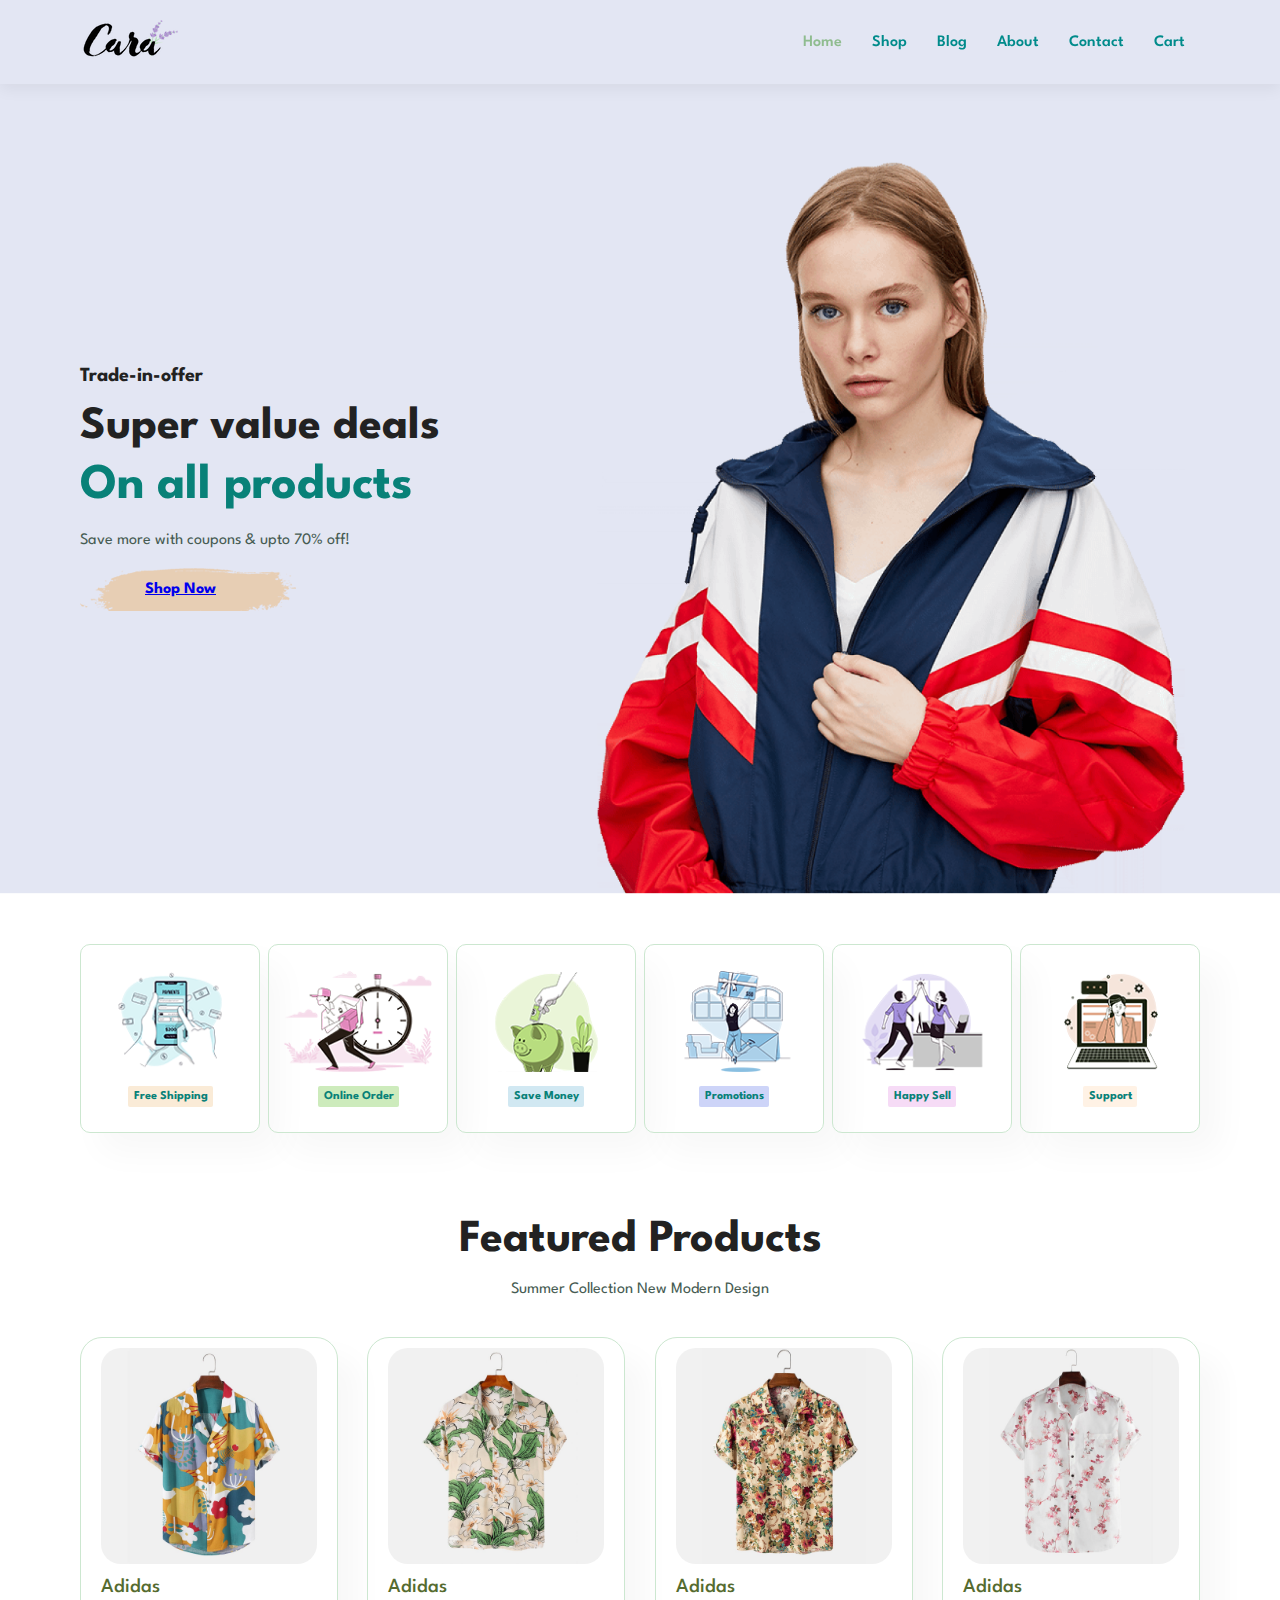
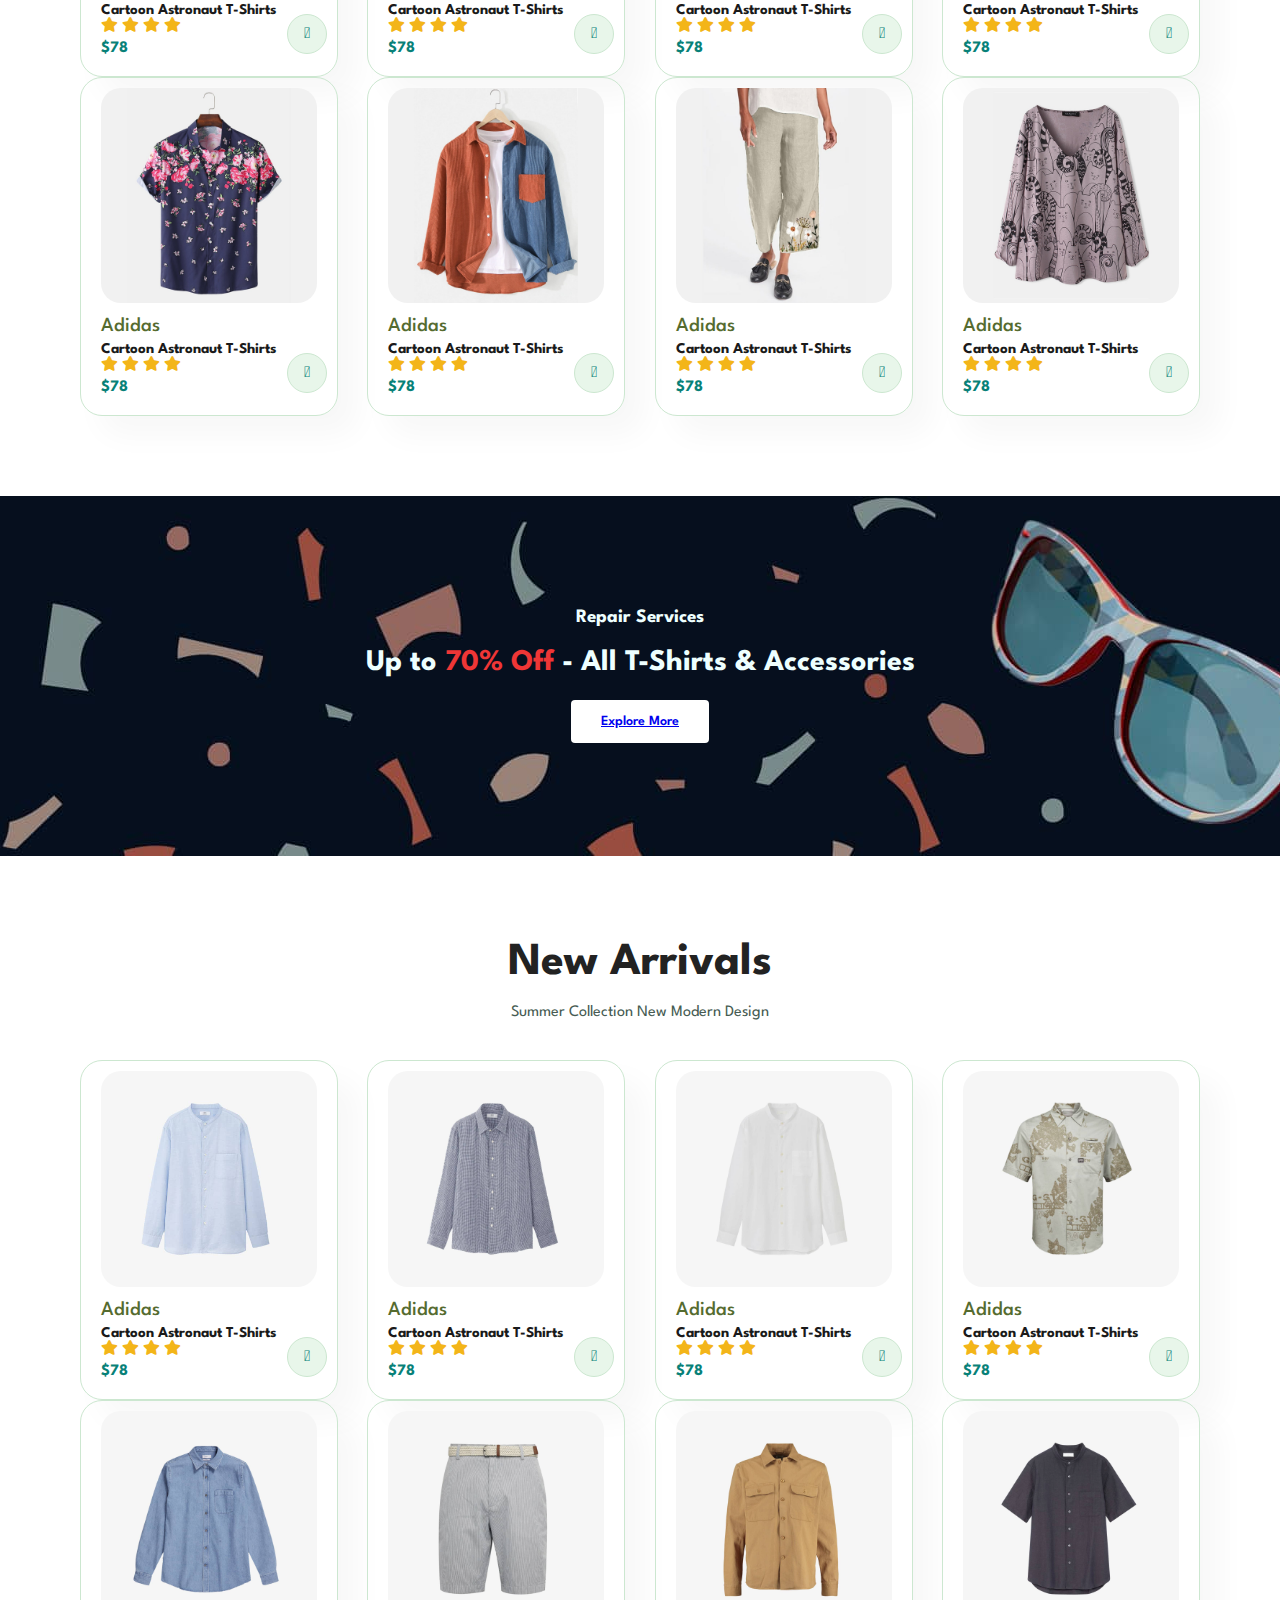
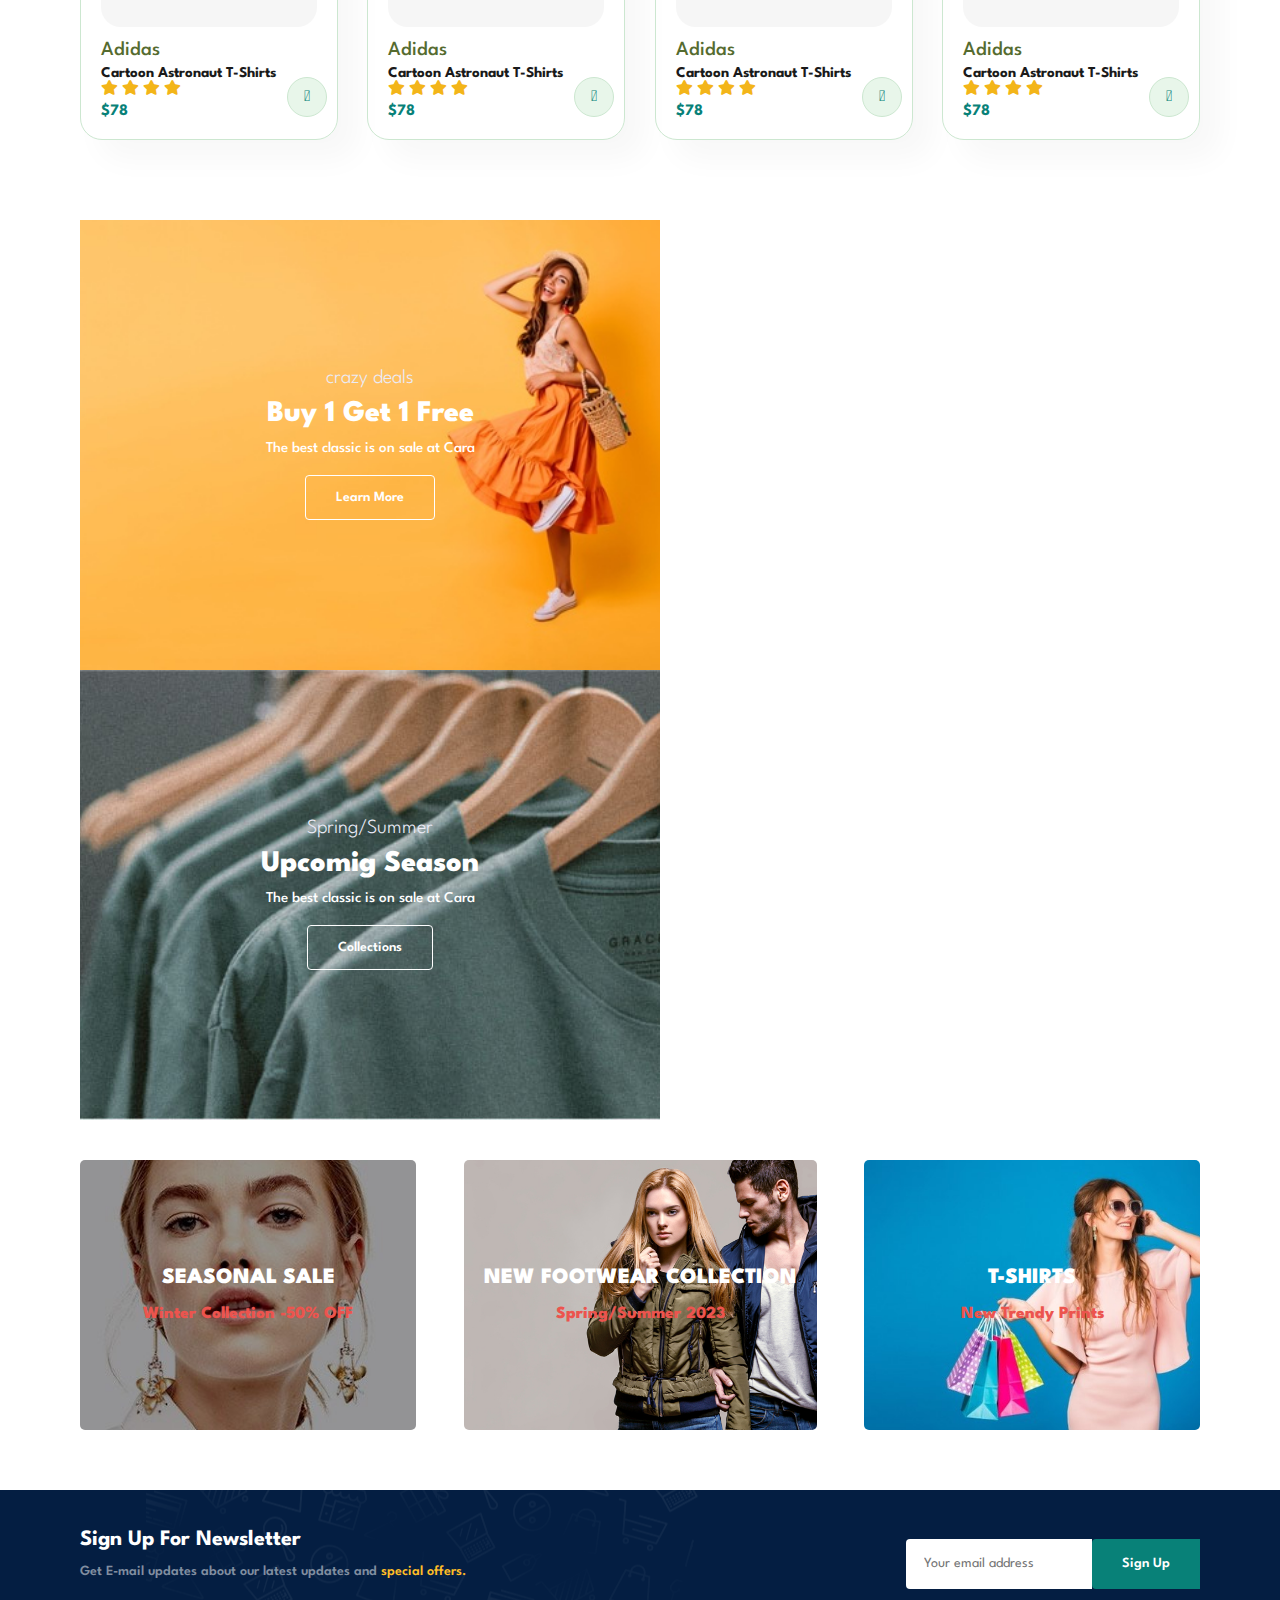
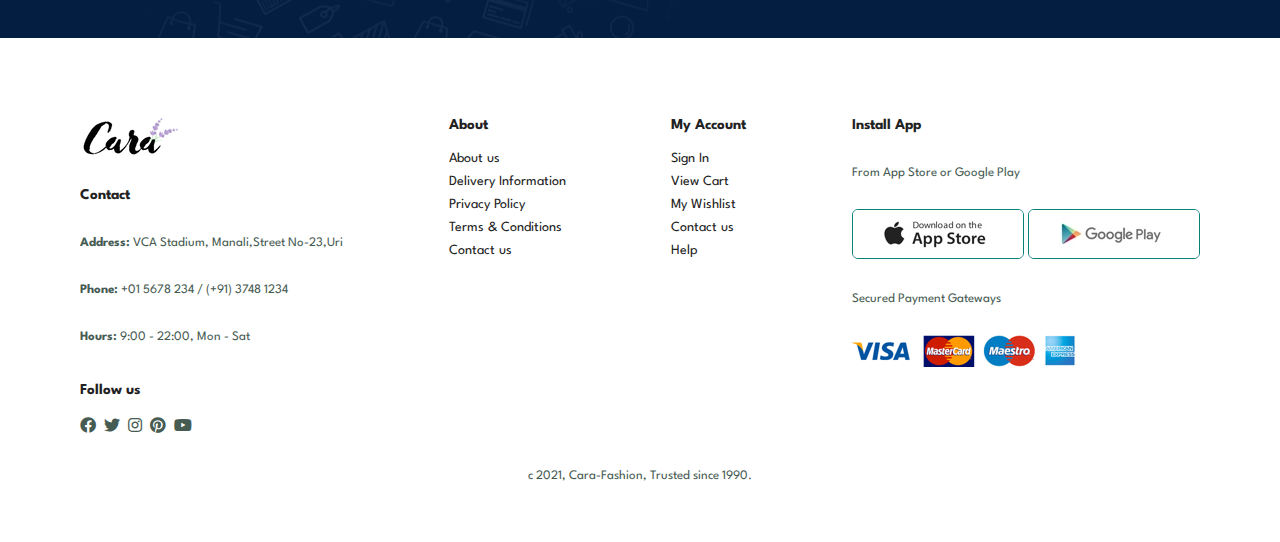
<file: index.html>
<!DOCTYPE html>
<html lang="en">

<head>
    <meta charset="UTF-8">
    <meta http-equiv="X-UA-Compatible" content="IE=edge">
    <meta name="viewport" content="width=device-width, initial-scale=1.0">
    <title>Trend-Cloth World</title>
    <link rel="stylesheet" href="https://pro.fontawesome.com/releases/v5.10.0/css/all.css" />

    <link rel="stylesheet" href="style.css">
</head>

<body>
    <!-- <h1>Heading 1</h1>
    <h2>Heading 2</h2>
    <h3>Heading 3</h3>
    <h4>Heading 4</h4>
    <h5>Heading 5</h5>
    <h6>Heading 6</h6>

    <p>Paragraph</p> -->
    <section id="header">
        <a href="#"><img src="img/img/logo.png" class="logo" alt=""> </a>

        <div>
            <ul id="navbar">
                <li><a class="active" href="index.html">Home</a></li>
                <li><a href="shop.html">Shop</a></li>
                <li><a href="blog.html">Blog</a></li>
                <li><a href="about.html">About</a></li>
                <li><a href="contact.html">Contact</a></li>
                <li><a href="cart.html">Cart</a></li>
                <!-- <li><a href="cart.html"><i class="fa-solid fa-bag-shopping"></i></a></li> -->

            </ul>


        </div>
        <div id="mobile">
            <!-- <a href="cart.html"><i class="fa-solid fa-bag-shopping"></i></a> -->
            <a href="cart.html">Cart</a>
            <i id="bar" class="fas fa-outdent"></i>


        </div>
    </section>

    <section id="hero">
        <h4>Trade-in-offer</h4>
        <h2>Super value deals</h2>
        <h1>On all products</h1>
        <p>Save more with coupons & upto 70% off!</p>
        <button><a href="shop.html">Shop Now</a></button>
    </section>

    <section id="feature" class="section-p1">
        <div class="fe-box">
            <img src="img/img/features/f1.png" alt="">
            <h6>Free Shipping</h6>
        </div>
        <div class="fe-box">
            <img src="img/img/features/f2.png" alt="">
            <h6>Online Order</h6>
        </div>
        <div class="fe-box">
            <img src="img/img/features/f3.png" alt="">
            <h6>Save Money</h6>
        </div>
        <div class="fe-box">
            <img src="img/img/features/f4.png" alt="">
            <h6>Promotions</h6>
        </div>
        <div class="fe-box">
            <img src="img/img/features/f5.png" alt="">
            <h6>Happy Sell</h6>
        </div>
        <div class="fe-box">
            <img src="img/img/features/f6.png" alt="">
            <h6>Support</h6>
        </div>
    </section>

    <section id="product1" class="section-p1">
        <h2>Featured Products</h2>
        <p>Summer Collection New Modern Design</p>
        <div class="pro-container">
            <div class="pro">
                <img src="img/img/products/f1.jpg" alt="">
                <div class="des">
                    <span>Adidas</span>
                    <h5>Cartoon Astronaut T-Shirts</h5>
                    <div class="star">
                        <i class="fas fa-star"></i>
                        <i class="fas fa-star"></i>
                        <i class="fas fa-star"></i>
                        <i class="fas fa-star"></i>
                    </div>
                    <h4>$78</h4>
                </div>
                <a href="#"><i class="fal fa-shopping-cart cart"></i></a>
            </div>
            <div class="pro">
                <img src="img/img/products/f2.jpg" alt="">
                <div class="des">
                    <span>Adidas</span>
                    <h5>Cartoon Astronaut T-Shirts</h5>
                    <div class="star">
                        <i class="fas fa-star"></i>
                        <i class="fas fa-star"></i>
                        <i class="fas fa-star"></i>
                        <i class="fas fa-star"></i>
                    </div>
                    <h4>$78</h4>
                </div>
                <a href="#"><i class="fal fa-shopping-cart cart"></i></a>
            </div>
            <div class="pro">
                <img src="img/img/products/f3.jpg" alt="">
                <div class="des">
                    <span>Adidas</span>
                    <h5>Cartoon Astronaut T-Shirts</h5>
                    <div class="star">
                        <i class="fas fa-star"></i>
                        <i class="fas fa-star"></i>
                        <i class="fas fa-star"></i>
                        <i class="fas fa-star"></i>
                    </div>
                    <h4>$78</h4>
                </div>
                <a href="#"><i class="fal fa-shopping-cart cart"></i></a>
            </div>
            <div class="pro">
                <img src="img/img/products/f4.jpg" alt="">
                <div class="des">
                    <span>Adidas</span>
                    <h5>Cartoon Astronaut T-Shirts</h5>
                    <div class="star">
                        <i class="fas fa-star"></i>
                        <i class="fas fa-star"></i>
                        <i class="fas fa-star"></i>
                        <i class="fas fa-star"></i>
                    </div>
                    <h4>$78</h4>
                </div>
                <a href="#"><i class="fal fa-shopping-cart cart"></i></a>
            </div>
            <div class="pro">
                <img src="img/img/products/f5.jpg" alt="">
                <div class="des">
                    <span>Adidas</span>
                    <h5>Cartoon Astronaut T-Shirts</h5>
                    <div class="star">
                        <i class="fas fa-star"></i>
                        <i class="fas fa-star"></i>
                        <i class="fas fa-star"></i>
                        <i class="fas fa-star"></i>
                    </div>
                    <h4>$78</h4>
                </div>
                <a href="#"><i class="fal fa-shopping-cart cart"></i></a>
            </div>
            <div class="pro">
                <img src="img/img/products/f6.jpg" alt="">
                <div class="des">
                    <span>Adidas</span>
                    <h5>Cartoon Astronaut T-Shirts</h5>
                    <div class="star">
                        <i class="fas fa-star"></i>
                        <i class="fas fa-star"></i>
                        <i class="fas fa-star"></i>
                        <i class="fas fa-star"></i>
                    </div>
                    <h4>$78</h4>
                </div>
                <a href="#"><i class="fal fa-shopping-cart cart"></i></a>
            </div>
            <div class="pro">
                <img src="img/img/products/f7.jpg" alt="">
                <div class="des">
                    <span>Adidas</span>
                    <h5>Cartoon Astronaut T-Shirts</h5>
                    <div class="star">
                        <i class="fas fa-star"></i>
                        <i class="fas fa-star"></i>
                        <i class="fas fa-star"></i>
                        <i class="fas fa-star"></i>
                    </div>
                    <h4>$78</h4>
                </div>
                <a href="#"><i class="fal fa-shopping-cart cart"></i></a>
            </div>
            <div class="pro">
                <img src="img/img/products/f8.jpg" alt="">
                <div class="des">
                    <span>Adidas</span>
                    <h5>Cartoon Astronaut T-Shirts</h5>
                    <div class="star">
                        <i class="fas fa-star"></i>
                        <i class="fas fa-star"></i>
                        <i class="fas fa-star"></i>
                        <i class="fas fa-star"></i>
                    </div>
                    <h4>$78</h4>
                </div>
                <a href="#"><i class="fal fa-shopping-cart cart"></i></a>
            </div>
        </div>
    </section>

    <section id="banner" class="section-m1">
        <h4>Repair Services</h4>
        <h2>Up to <span>70% Off</span> - All T-Shirts & Accessories</h2>
        <button class="normal"><a href="shop.html">Explore More</a></button>
    </section>

    <section id="product1" class="section-p1">
        <h2>New Arrivals</h2>
        <p>Summer Collection New Modern Design</p>
        <div class="pro-container">
            <div class="pro">
                <img src="img/img/products/n1.jpg" alt="">
                <div class="des">
                    <span>Adidas</span>
                    <h5>Cartoon Astronaut T-Shirts</h5>
                    <div class="star">
                        <i class="fas fa-star"></i>
                        <i class="fas fa-star"></i>
                        <i class="fas fa-star"></i>
                        <i class="fas fa-star"></i>
                    </div>
                    <h4>$78</h4>
                </div>
                <a href="#"><i class="fal fa-shopping-cart cart"></i></a>
            </div>
            <div class="pro">
                <img src="img/img/products/n2.jpg" alt="">
                <div class="des">
                    <span>Adidas</span>
                    <h5>Cartoon Astronaut T-Shirts</h5>
                    <div class="star">
                        <i class="fas fa-star"></i>
                        <i class="fas fa-star"></i>
                        <i class="fas fa-star"></i>
                        <i class="fas fa-star"></i>
                    </div>
                    <h4>$78</h4>
                </div>
                <a href="#"><i class="fal fa-shopping-cart cart"></i></a>
            </div>
            <div class="pro">
                <img src="img/img/products/n3.jpg" alt="">
                <div class="des">
                    <span>Adidas</span>
                    <h5>Cartoon Astronaut T-Shirts</h5>
                    <div class="star">
                        <i class="fas fa-star"></i>
                        <i class="fas fa-star"></i>
                        <i class="fas fa-star"></i>
                        <i class="fas fa-star"></i>
                    </div>
                    <h4>$78</h4>
                </div>
                <a href="#"><i class="fal fa-shopping-cart cart"></i></a>
            </div>
            <div class="pro">
                <img src="img/img/products/n4.jpg" alt="">
                <div class="des">
                    <span>Adidas</span>
                    <h5>Cartoon Astronaut T-Shirts</h5>
                    <div class="star">
                        <i class="fas fa-star"></i>
                        <i class="fas fa-star"></i>
                        <i class="fas fa-star"></i>
                        <i class="fas fa-star"></i>
                    </div>
                    <h4>$78</h4>
                </div>
                <a href="#"><i class="fal fa-shopping-cart cart"></i></a>
            </div>
            <div class="pro">
                <img src="img/img/products/n5.jpg" alt="">
                <div class="des">
                    <span>Adidas</span>
                    <h5>Cartoon Astronaut T-Shirts</h5>
                    <div class="star">
                        <i class="fas fa-star"></i>
                        <i class="fas fa-star"></i>
                        <i class="fas fa-star"></i>
                        <i class="fas fa-star"></i>
                    </div>
                    <h4>$78</h4>
                </div>
                <a href="#"><i class="fal fa-shopping-cart cart"></i></a>
            </div>
            <div class="pro">
                <img src="img/img/products/n6.jpg" alt="">
                <div class="des">
                    <span>Adidas</span>
                    <h5>Cartoon Astronaut T-Shirts</h5>
                    <div class="star">
                        <i class="fas fa-star"></i>
                        <i class="fas fa-star"></i>
                        <i class="fas fa-star"></i>
                        <i class="fas fa-star"></i>
                    </div>
                    <h4>$78</h4>
                </div>
                <a href="#"><i class="fal fa-shopping-cart cart"></i></a>
            </div>
            <div class="pro">
                <img src="img/img/products/n7.jpg" alt="">
                <div class="des">
                    <span>Adidas</span>
                    <h5>Cartoon Astronaut T-Shirts</h5>
                    <div class="star">
                        <i class="fas fa-star"></i>
                        <i class="fas fa-star"></i>
                        <i class="fas fa-star"></i>
                        <i class="fas fa-star"></i>
                    </div>
                    <h4>$78</h4>
                </div>
                <a href="#"><i class="fal fa-shopping-cart cart"></i></a>
            </div>
            <div class="pro">
                <img src="img/img/products/n8.jpg" alt="">
                <div class="des">
                    <span>Adidas</span>
                    <h5>Cartoon Astronaut T-Shirts</h5>
                    <div class="star">
                        <i class="fas fa-star"></i>
                        <i class="fas fa-star"></i>
                        <i class="fas fa-star"></i>
                        <i class="fas fa-star"></i>
                    </div>
                    <h4>$78</h4>
                </div>
                <a href="#"><i class="fal fa-shopping-cart cart"></i></a>
            </div>
        </div>
    </section>

    <section id="sm-banner" class="section-p1">
        <div class="banner-box">
            <h4>crazy deals</h4>
            <h2>Buy 1 Get 1 Free</h2>
            <span>The best classic is on sale at Cara</span>
            <button class="white">Learn More</button>
        </div>
        <div class="banner-box banner-box2">
            <h4>Spring/Summer</h4>
            <h2>Upcomig Season</h2>
            <span>The best classic is on sale at Cara</span>
            <button class="white">Collections</button>
        </div>
    </section>

    <section id="banner-3">
        <div class="banner-box">
            <h4>SEASONAL SALE </h4>
            <h3>Winter Collection -50% OFF</h3>
        </div>
        <div class="banner-box banner-box2">
            <h4>NEW FOOTWEAR COLLECTION </h4>
            <h3>Spring/Summer 2023</h3>
        </div>
        <div class="banner-box banner-box3">
            <h4>T-SHIRTS </h4>
            <h3>New Trendy Prints</h3>
        </div>
    </section>

    <section id="newsletter" class="section-p1 section-m1">
        <div class="newstext">
            <h4>Sign Up For Newsletter</h4>
            <p>Get E-mail updates about our latest updates and <span>special offers.</span></p>

        </div>
        <div class="form">
            <input type="text" placeholder="Your email address">
            <button class="normal">Sign Up</button>
        </div>
    </section>

    <footer class="section-p1">
        <div class="col">
            <img class="logo" src="img/img/logo.png" alt="">
            <h4>Contact</h4>
            <p><strong>Address:</strong> VCA Stadium, Manali,Street No-23,Uri</p>
            <p><strong>Phone:</strong> +01 5678 234 / (+91) 3748 1234</p>
            <p><strong>Hours:</strong> 9:00 - 22:00, Mon - Sat</p>
            <div class="follow">
                <h4>Follow us</h4>
                <div class="icon">
                    <i class="fab fa-facebook "></i>
                    <i class="fab fa-twitter "></i>
                    <i class="fab fa-instagram "></i>
                    <i class="fab fa-pinterest "></i>
                    <i class="fab fa-youtube "></i>
                </div>
            </div>
        </div>

        <div class="col">
            <h4>About</h4>
            <a href="#">About us</a>
            <a href="#">Delivery Information</a>
            <a href="#">Privacy Policy</a>
            <a href="#">Terms & Conditions</a>
            <a href="#">Contact us</a>
        </div>

        <div class="col">
            <h4>My Account</h4>
            <a href="#">Sign In</a>
            <a href="#">View Cart</a>
            <a href="#">My Wishlist</a>
            <a href="#">Contact us</a>
            <a href="#">Help</a>
        </div>

        <div class="col install">
            <h4>Install App</h4>
            <p>From App Store or Google Play</p>
            <div class="row">
                <img src="img/img/pay/app.jpg" alt="">
                <img src="img/img/pay/play.jpg" alt="">

            </div>
            <p>Secured Payment Gateways </p>
            <img src="img/img/pay/pay.png" alt="">
        </div>

        <div class="copyright">
            <p>c 2021, Cara-Fashion, Trusted since 1990.</p>
        </div>




    </footer>







    <script src="script.js"></script>

</body>

</html>
</file>
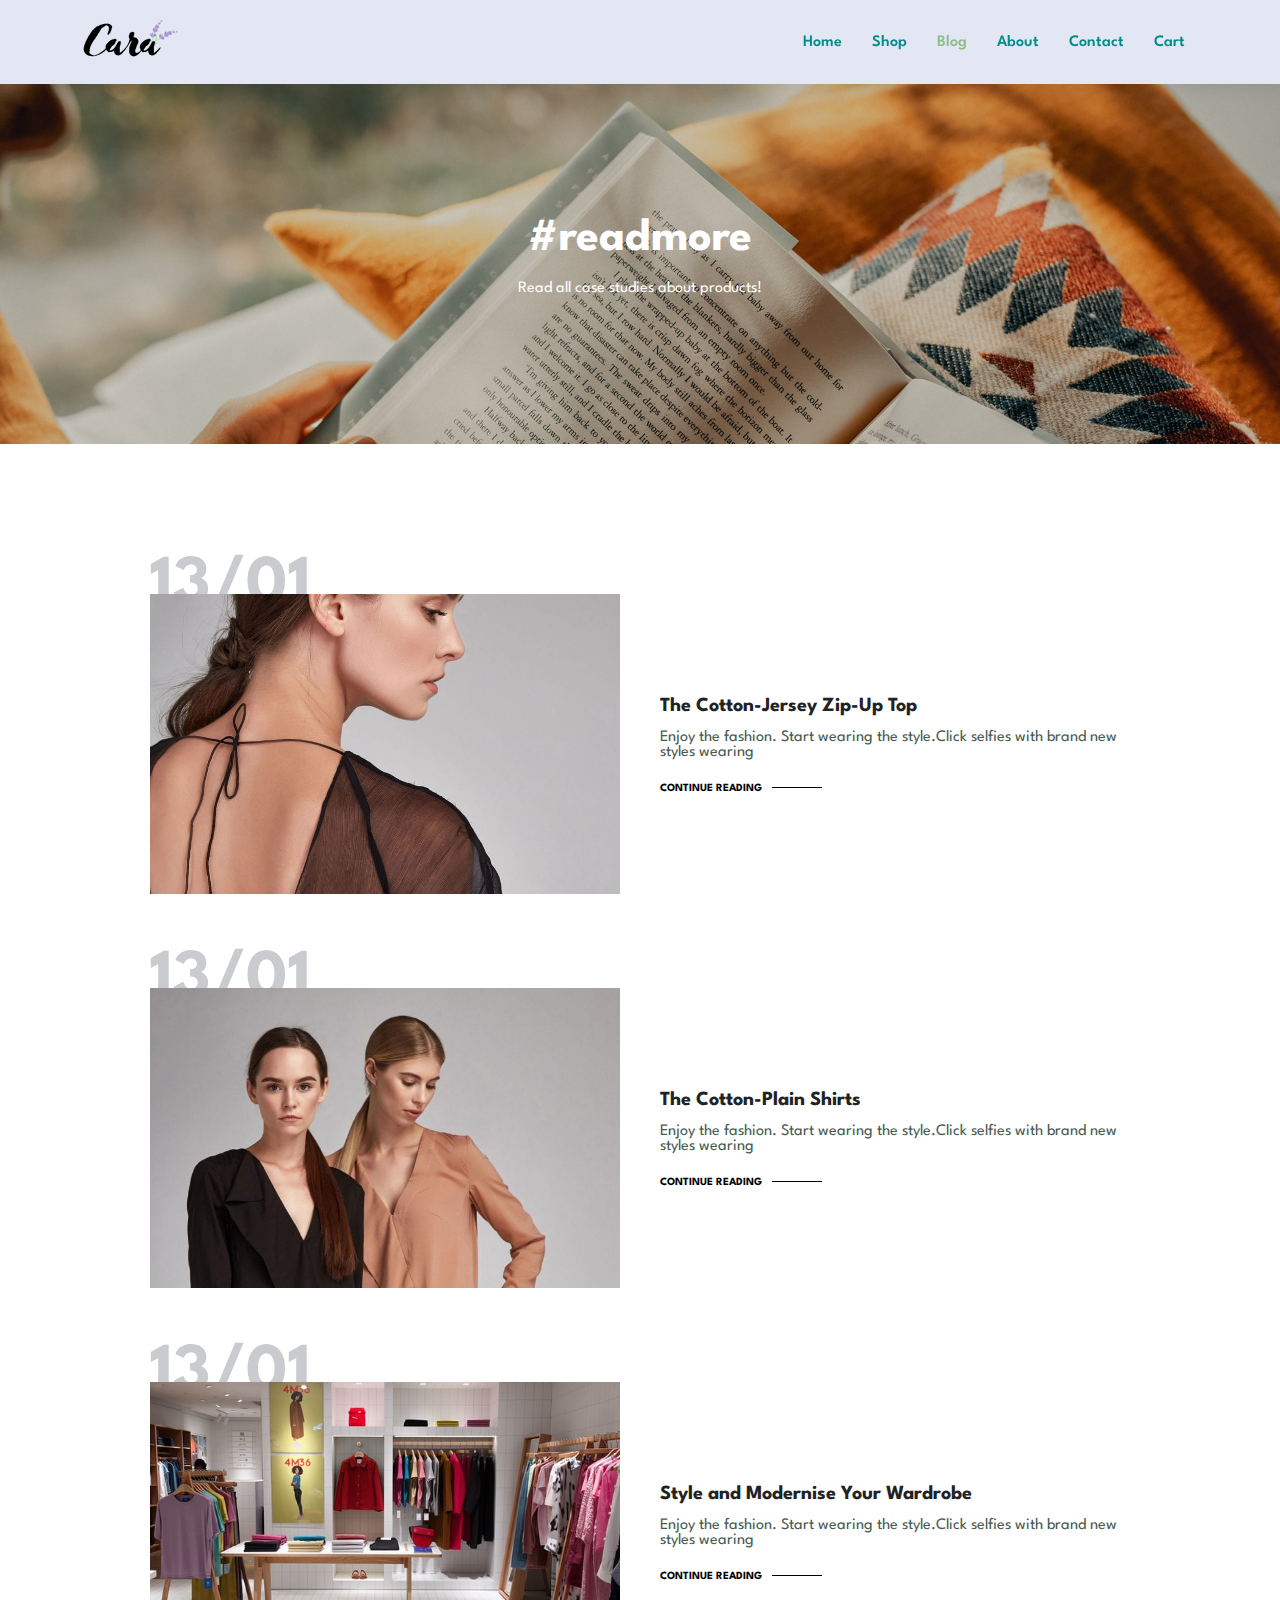
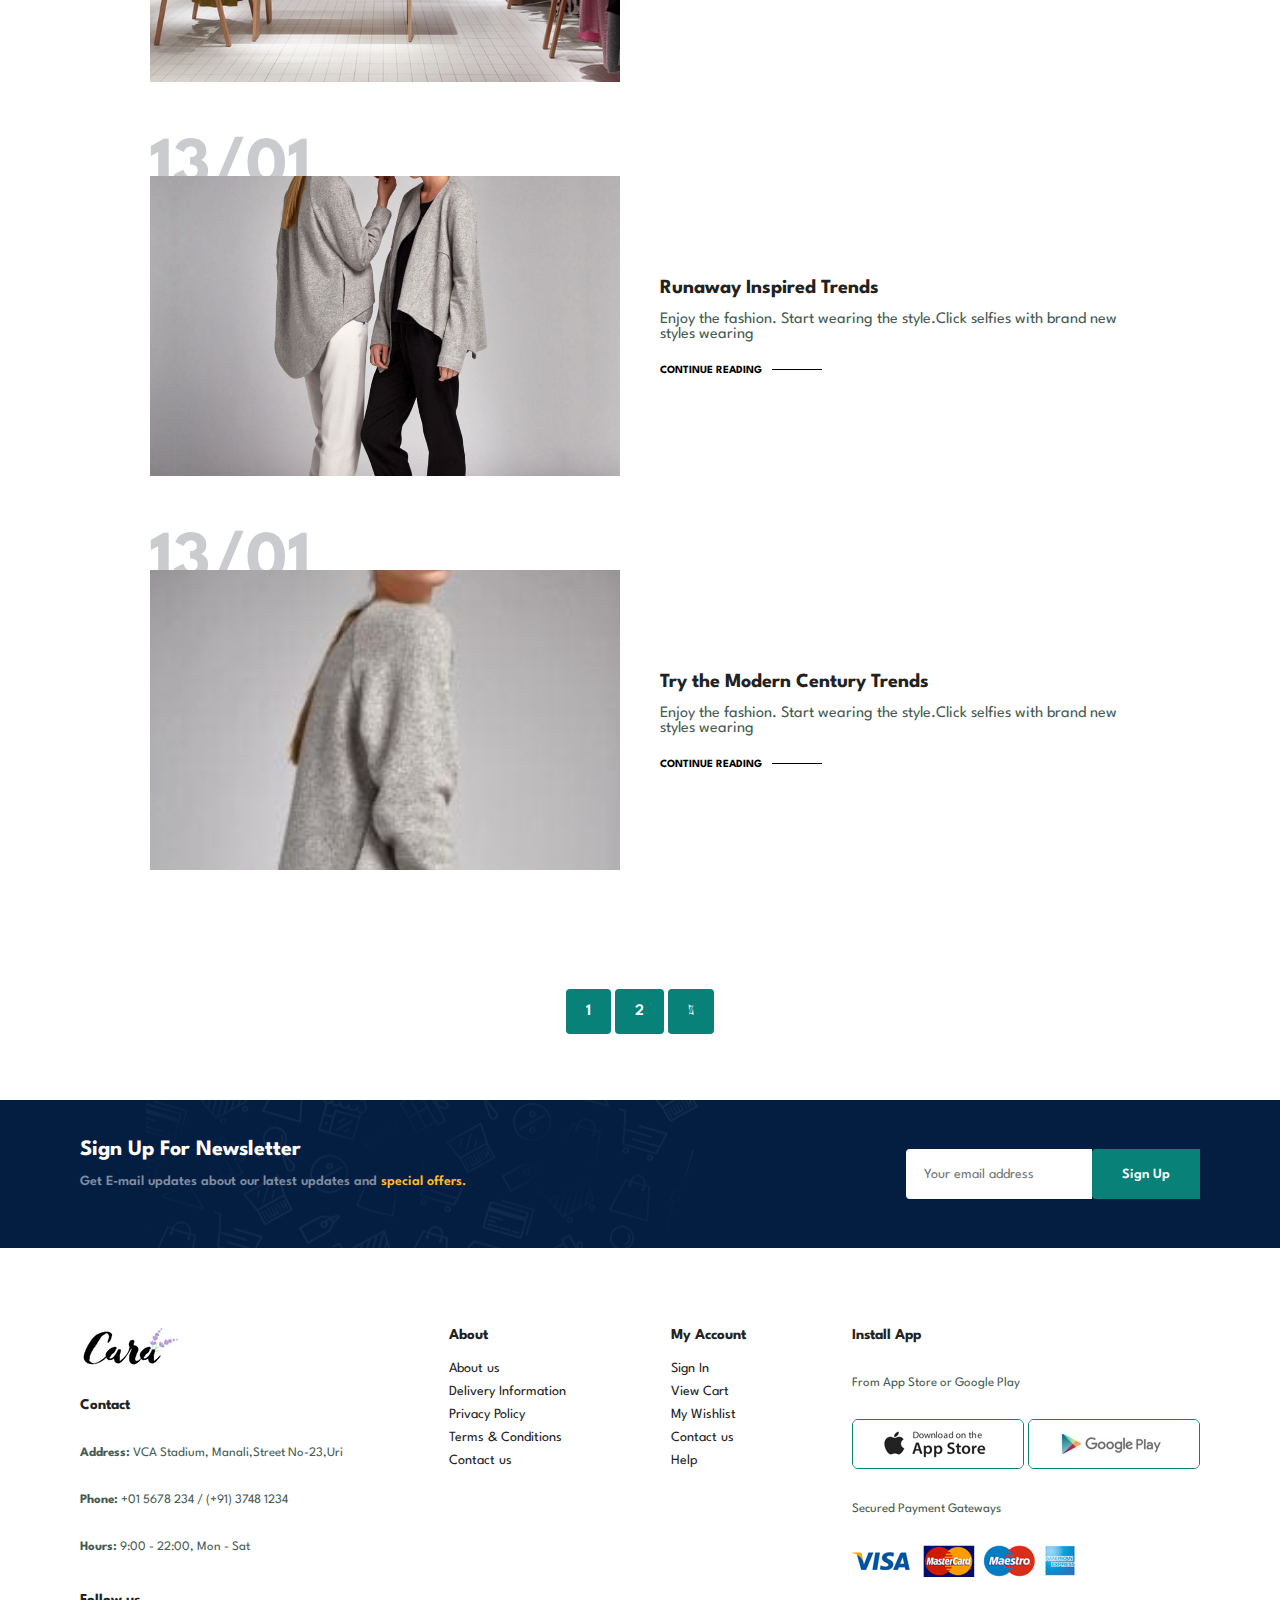
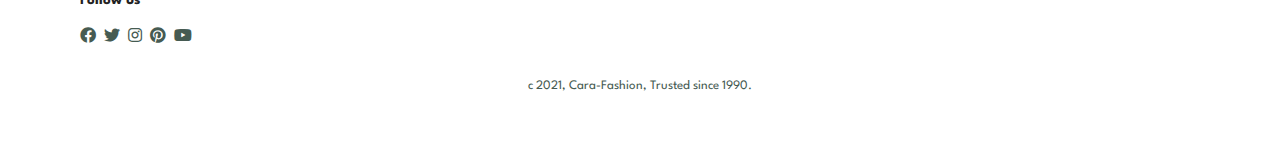
<file: blog.html>
<!DOCTYPE html>
<html lang="en">

<head>
    <meta charset="UTF-8">
    <meta http-equiv="X-UA-Compatible" content="IE=edge">
    <meta name="viewport" content="width=device-width, initial-scale=1.0">
    <title>Trend-Cloth World</title>
    <link rel="stylesheet" href="https://pro.fontawesome.com/releases/v5.10.0/css/all.css" />

    <link rel="stylesheet" href="style.css">
</head>

<body>

    <section id="header">
        <a href="#"><img src="img/img/logo.png" class="logo" alt=""> </a>

        <div>
            <ul id="navbar">
                <li><a href="index.html">Home</a></li>
                <li><a href="shop.html">Shop</a></li>
                <li><a class="active" href="blog.html">Blog</a></li>
                <li><a href="about.html">About</a></li>
                <li><a href="contact.html">Contact</a></li>
                <li><a href="cart.html">Cart</a></li>
                <!-- <li><a href="cart.html"><i class="fa-solid fa-bag-shopping"></i></a></li> -->

            </ul>


        </div>
        <div id="mobile">
            <!-- <a href="cart.html"><i class="fa-solid fa-bag-shopping"></i></a> -->
            <a href="cart.html">Cart</a>
            <i id="bar" class="fas fa-outdent"></i>


        </div>
    </section>

    <section id="page-header" class="blogs-header">

        <h2>#readmore</h2>

        <p>Read all case studies about products! </p>

    </section>

    <section id="blog">
        <div class="blog-box">
            <div class="blog-img">
                <img src="img/img/blog/b1.jpg" alt="">
            </div>
            <div class="blog-details">
                <h4>The Cotton-Jersey Zip-Up Top</h4>
                <p>Enjoy the fashion. Start wearing the style.Click selfies with brand new styles wearing</p>
                <a href="#">CONTINUE READING</a>
            </div>
            <h1>13/01</h1>
        </div>
        <div class="blog-box">
            <div class="blog-img">
                <img src="img/img/blog/b2.jpg" alt="">
            </div>
            <div class="blog-details">
                <h4>The Cotton-Plain Shirts</h4>
                <p>Enjoy the fashion. Start wearing the style.Click selfies with brand new styles wearing</p>
                <a href="#">CONTINUE READING</a>
            </div>
            <h1>13/01</h1>
        </div>
        <div class="blog-box">
            <div class="blog-img">
                <img src="img/img/blog/b3.jpg" alt="">
            </div>
            <div class="blog-details">
                <h4>Style and Modernise Your Wardrobe</h4>
                <p>Enjoy the fashion. Start wearing the style.Click selfies with brand new styles wearing</p>
                <a href="#">CONTINUE READING</a>
            </div>
            <h1>13/01</h1>
        </div>
        <div class="blog-box">
            <div class="blog-img">
                <img src="img/img/blog/b4.jpg" alt="">
            </div>
            <div class="blog-details">
                <h4>Runaway Inspired Trends</h4>
                <p>Enjoy the fashion. Start wearing the style.Click selfies with brand new styles wearing</p>
                <a href="#">CONTINUE READING</a>
            </div>
            <h1>13/01</h1>
        </div>
        <div class="blog-box">
            <div class="blog-img">
                <img src="img/img/blog/b5.jpg" alt="">
            </div>
            <div class="blog-details">
                <h4>Try the Modern Century Trends</h4>
                <p>Enjoy the fashion. Start wearing the style.Click selfies with brand new styles wearing</p>
                <a href="#">CONTINUE READING</a>
            </div>
            <h1>13/01</h1>
        </div>
    </section>

    <section id="pagination" class="section-p1">
        <a href="#">1</a>
        <a href="#">2</a>
        <a href="#"><i class="fal fa-long-arrow-alt-right"></i></a>
    </section>





    <section id="newsletter" class="section-p1 section-m1">
        <div class="newstext">
            <h4>Sign Up For Newsletter</h4>
            <p>Get E-mail updates about our latest updates and <span>special offers.</span></p>

        </div>
        <div class="form">
            <input type="text" placeholder="Your email address">
            <button class="normal">Sign Up</button>
        </div>
    </section>

    <footer class="section-p1">
        <div class="col">
            <img class="logo" src="img/img/logo.png" alt="">
            <h4>Contact</h4>
            <p><strong>Address:</strong> VCA Stadium, Manali,Street No-23,Uri</p>
            <p><strong>Phone:</strong> +01 5678 234 / (+91) 3748 1234</p>
            <p><strong>Hours:</strong> 9:00 - 22:00, Mon - Sat</p>
            <div class="follow">
                <h4>Follow us</h4>
                <div class="icon">
                    <i class="fab fa-facebook "></i>
                    <i class="fab fa-twitter "></i>
                    <i class="fab fa-instagram "></i>
                    <i class="fab fa-pinterest "></i>
                    <i class="fab fa-youtube "></i>
                </div>
            </div>
        </div>

        <div class="col">
            <h4>About</h4>
            <a href="#">About us</a>
            <a href="#">Delivery Information</a>
            <a href="#">Privacy Policy</a>
            <a href="#">Terms & Conditions</a>
            <a href="#">Contact us</a>
        </div>

        <div class="col">
            <h4>My Account</h4>
            <a href="#">Sign In</a>
            <a href="#">View Cart</a>
            <a href="#">My Wishlist</a>
            <a href="#">Contact us</a>
            <a href="#">Help</a>
        </div>

        <div class="col install">
            <h4>Install App</h4>
            <p>From App Store or Google Play</p>
            <div class="row">
                <img src="img/img/pay/app.jpg" alt="">
                <img src="img/img/pay/play.jpg" alt="">

            </div>
            <p>Secured Payment Gateways </p>
            <img src="img/img/pay/pay.png" alt="">
        </div>

        <div class="copyright">
            <p>c 2021, Cara-Fashion, Trusted since 1990.</p>
        </div>




    </footer>







    <script src="script.js"></script>

</body>

</html>
</file>
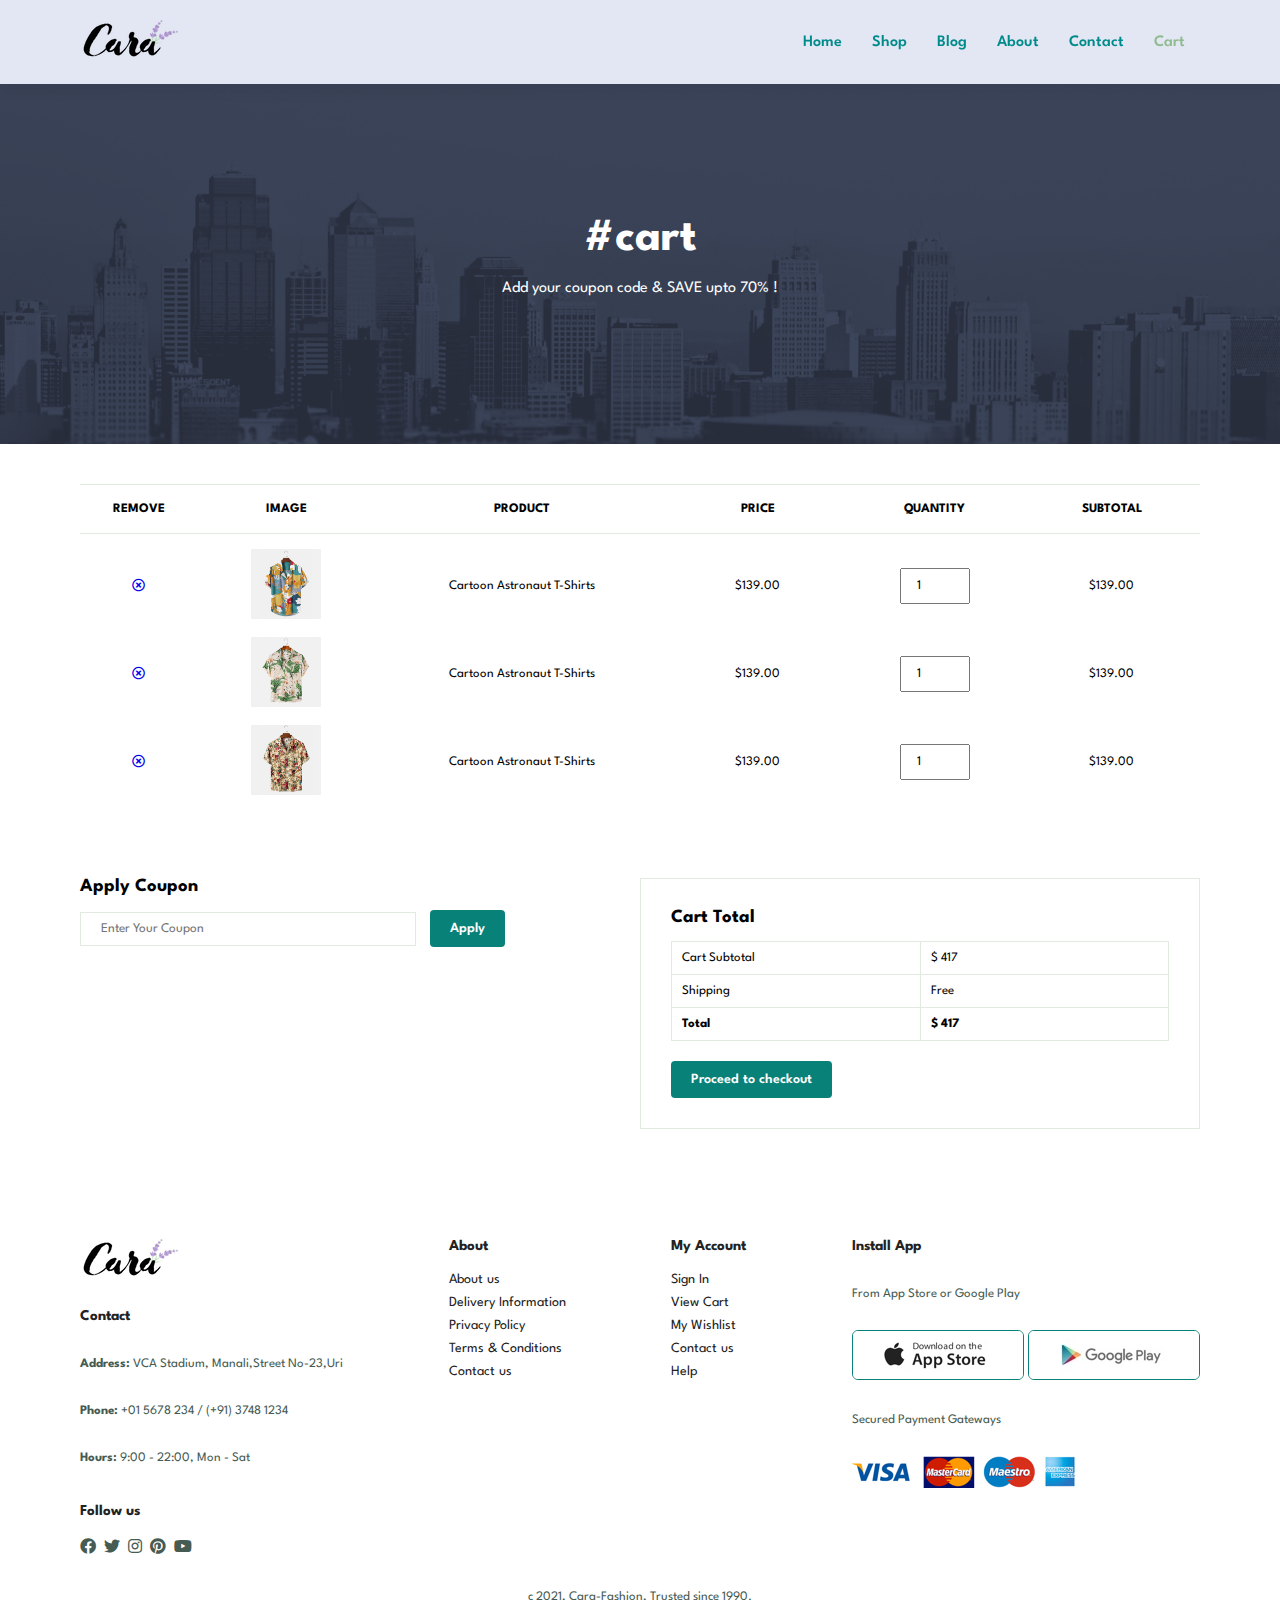
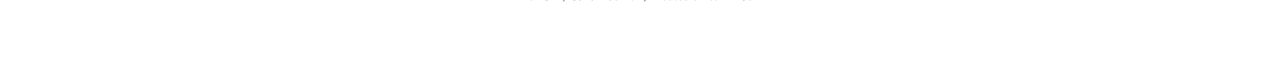
<file: cart.html>
<!DOCTYPE html>
<html lang="en">

<head>
    <meta charset="UTF-8">
    <meta http-equiv="X-UA-Compatible" content="IE=edge">
    <meta name="viewport" content="width=device-width, initial-scale=1.0">
    <title>Trend-Cloth World</title>
    <link rel="stylesheet" href="https://pro.fontawesome.com/releases/v5.10.0/css/all.css" />

    <link rel="stylesheet" href="style.css">
</head>

<body>

    <section id="header">
        <a href="#"><img src="img/img/logo.png" class="logo" alt=""> </a>

        <div>
            <ul id="navbar">
                <li><a href="index.html">Home</a></li>
                <li><a href="shop.html">Shop</a></li>
                <li><a href="blog.html">Blog</a></li>
                <li><a href="about.html">About</a></li>
                <li><a href="contact.html">Contact</a></li>
                <li><a class="active" href="cart.html">Cart</a></li>
                <!-- <li><a href="cart.html"><i class="fa-solid fa-bag-shopping"></i></a></li> -->

            </ul>


        </div>
        <div id="mobile">
            <!-- <a href="cart.html"><i class="fa-solid fa-bag-shopping"></i></a> -->
            <a href="cart.html">Cart</a>
            <i id="bar" class="fas fa-outdent"></i>


        </div>
    </section>

    <section id="page-header" class="about-header">

        <h2>#cart</h2>

        <p>Add your coupon code & SAVE upto 70% !</p>

    </section>

    <section id="cart" class="section-p1">
        <table width="100%">
            <thead>
                <tr>
                    <td>Remove</td>
                    <td>Image</td>
                    <td>Product</td>
                    <td>Price</td>
                    <td>Quantity</td>
                    <td>Subtotal</td>
                </tr>
            </thead>
            <tbody>
                <tr>
                    <td><a href="#"><i class="far fa-times-circle"></i></a></td>
                    <td><img src="img/img/products/f1.jpg" alt=""></td>
                    <td>Cartoon Astronaut T-Shirts</td>
                    <td>$139.00</td>
                    <td><input type="number" value="1"></td>
                    <td>$139.00</td>
                </tr>
                <tr>
                    <td><a href="#"><i class="far fa-times-circle"></i></a></td>
                    <td><img src="img/img/products/f2.jpg" alt=""></td>
                    <td>Cartoon Astronaut T-Shirts</td>
                    <td>$139.00</td>
                    <td><input type="number" value="1"></td>
                    <td>$139.00</td>
                </tr>
                <tr>
                    <td><a href="#"><i class="far fa-times-circle"></i></a></td>
                    <td><img src="img/img/products/f3.jpg" alt=""></td>
                    <td>Cartoon Astronaut T-Shirts</td>
                    <td>$139.00</td>
                    <td><input type="number" value="1"></td>
                    <td>$139.00</td>
                </tr>
            </tbody>

        </table>
    </section>

    <section id="cart-add" class="section-p1">
        <div id="coupon">
            <h3>Apply Coupon</h3>
            <div>
                <input type="text" placeholder="Enter Your Coupon">
                <button class="normal">Apply</button>
            </div>
        </div>

        <div id="subtotal">
            <h3>Cart Total</h3>
            <table>
                <tr>
                    <td>Cart Subtotal</td>
                    <td>$ 417</td>
                </tr>
                <tr>
                    <td>Shipping</td>
                    <td>Free</td>
                </tr>
                <tr>
                    <td><strong>Total</strong></td>
                    <td><strong>$ 417</strong></td>
                </tr>
            </table>
            <button class="normal">Proceed to checkout</button>
        </div>
    </section>

    <footer class="section-p1">
        <div class="col">
            <img class="logo" src="img/img/logo.png" alt="">
            <h4>Contact</h4>
            <p><strong>Address:</strong> VCA Stadium, Manali,Street No-23,Uri</p>
            <p><strong>Phone:</strong> +01 5678 234 / (+91) 3748 1234</p>
            <p><strong>Hours:</strong> 9:00 - 22:00, Mon - Sat</p>
            <div class="follow">
                <h4>Follow us</h4>
                <div class="icon">
                    <i class="fab fa-facebook "></i>
                    <i class="fab fa-twitter "></i>
                    <i class="fab fa-instagram "></i>
                    <i class="fab fa-pinterest "></i>
                    <i class="fab fa-youtube "></i>
                </div>
            </div>
        </div>

        <div class="col">
            <h4>About</h4>
            <a href="#">About us</a>
            <a href="#">Delivery Information</a>
            <a href="#">Privacy Policy</a>
            <a href="#">Terms & Conditions</a>
            <a href="#">Contact us</a>
        </div>

        <div class="col">
            <h4>My Account</h4>
            <a href="#">Sign In</a>
            <a href="#">View Cart</a>
            <a href="#">My Wishlist</a>
            <a href="#">Contact us</a>
            <a href="#">Help</a>
        </div>

        <div class="col install">
            <h4>Install App</h4>
            <p>From App Store or Google Play</p>
            <div class="row">
                <img src="img/img/pay/app.jpg" alt="">
                <img src="img/img/pay/play.jpg" alt="">

            </div>
            <p>Secured Payment Gateways </p>
            <img src="img/img/pay/pay.png" alt="">
        </div>

        <div class="copyright">
            <p>c 2021, Cara-Fashion, Trusted since 1990.</p>
        </div>




    </footer>







    <script src="script.js"></script>

</body>

</html>
</file>
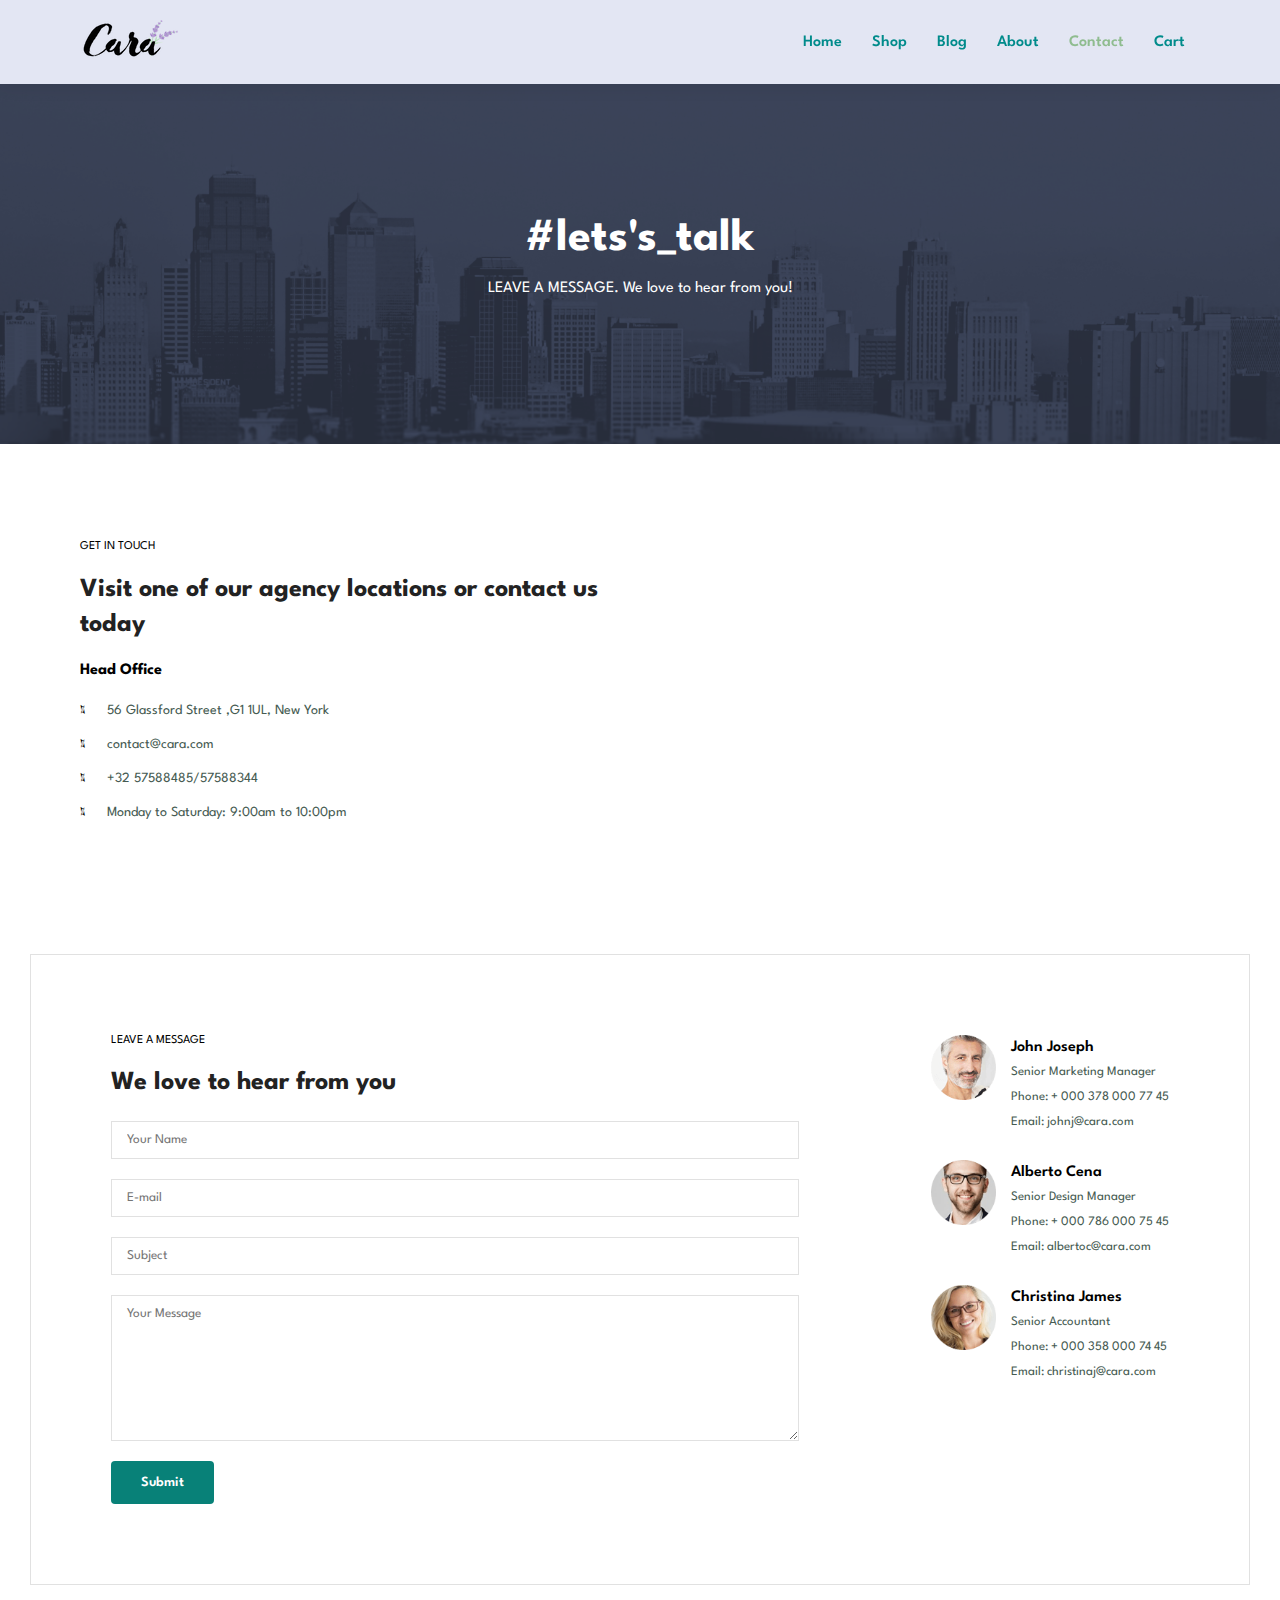
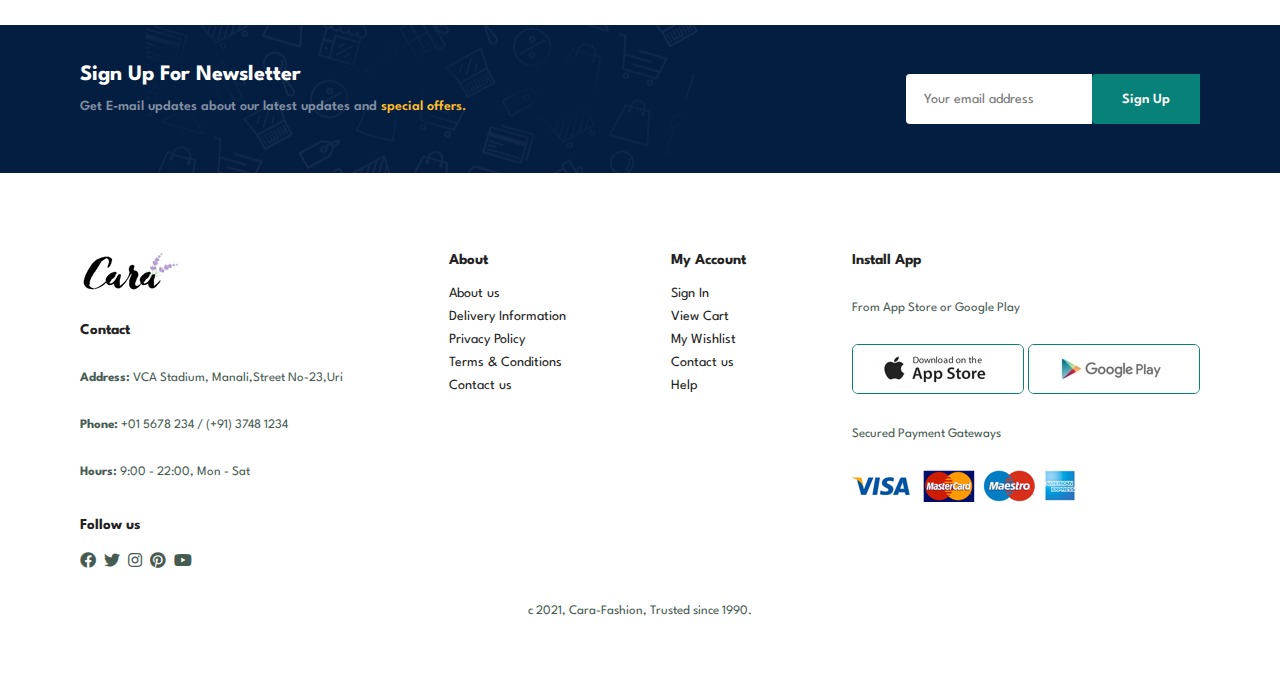
<file: contact.html>
<!DOCTYPE html>
<html lang="en">

<head>
    <meta charset="UTF-8">
    <meta http-equiv="X-UA-Compatible" content="IE=edge">
    <meta name="viewport" content="width=device-width, initial-scale=1.0">
    <title>Trend-Cloth World</title>
    <link rel="stylesheet" href="https://pro.fontawesome.com/releases/v5.10.0/css/all.css" />

    <link rel="stylesheet" href="style.css">
</head>

<body>

    <section id="header">
        <a href="#"><img src="img/img/logo.png" class="logo" alt=""> </a>

        <div>
            <ul id="navbar">
                <li><a href="index.html">Home</a></li>
                <li><a href="shop.html">Shop</a></li>
                <li><a href="blog.html">Blog</a></li>
                <li><a href="about.html">About</a></li>
                <li><a class="active" href="contact.html">Contact</a></li>
                <li><a href="cart.html">Cart</a></li>
                <!-- <li><a href="cart.html"><i class="fa-solid fa-bag-shopping"></i></a></li> -->

            </ul>


        </div>
        <div id="mobile">
            <!-- <a href="cart.html"><i class="fa-solid fa-bag-shopping"></i></a> -->
            <a href="cart.html">Cart</a>
            <i id="bar" class="fas fa-outdent"></i>


        </div>
    </section>

    <section id="page-header" class="about-header">

        <h2>#lets's_talk</h2>

        <p>LEAVE A MESSAGE. We love to hear from you!</p>

    </section>

    <section id="contact-details" class="section-p1">
        <div class="details">
            <span>GET IN TOUCH</span>
            <h2>Visit one of our agency locations or contact us today</h2>
            <h3>Head Office</h3>
            <div>
                <li>
                    <i class="fal fa-map"></i>
                    <p>56 Glassford Street ,G1 1UL, New York</p>
                </li>
                <li>
                    <i class="fal fa-envelope"></i>
                    <p>contact@cara.com</p>
                </li>
                <li>
                    <i class="fal fa-phone-alt"></i>
                    <p>+32 57588485/57588344</p>
                </li>
                <li>
                    <i class="fal fa-clock"></i>
                    <p>Monday to Saturday: 9:00am to 10:00pm</p>
                </li>
            </div>
        </div>

        <div class="map">
            <iframe
                src="https://www.google.com/maps/embed?pb=!1m18!1m12!1m3!1d2469.8088325427248!2d-1.2561896236249361!3d51.754819151537156!2m3!1f0!2f0!3f0!3m2!1i1024!2i768!4f13.1!3m3!1m2!1s0x4876c6a9ef8c485b%3A0xd2ff1883a001afed!2sUniversity%20of%20Oxford!5e0!3m2!1sen!2sin!4v1665923290382!5m2!1sen!2sin"
                width="600" height="450" style="border:0;" allowfullscreen="" loading="lazy"
                referrerpolicy="no-referrer-when-downgrade"></iframe>
        </div>
    </section>

    <section id="form-details">
        <form action="">
            <span>LEAVE A MESSAGE</span>
            <h2>We love to hear from you</h2>
            <input type="text" placeholder="Your Name">
            <input type="text" placeholder="E-mail">
            <input type="text" placeholder="Subject">
            <textarea name="" id="" cols="30" rows="10" placeholder="Your Message"></textarea>
            <button class="normal">Submit</button>

        </form>

        <div class="people">
            <div>
                <img src="img/img/people/1.png" alt="">
                <p><span>John Joseph</span>Senior Marketing Manager <br>Phone: + 000 378 000 77 45 <br>
                    Email: johnj@cara.com
                </p>
            </div>
            <div>
                <img src="img/img/people/2.png" alt="">
                <p><span>Alberto Cena</span>Senior Design Manager <br>Phone: + 000 786 000 75 45 <br>
                    Email: albertoc@cara.com
                </p>
            </div>
            <div>
                <img src="img/img/people/3.png" alt="">
                <p><span>Christina James</span>Senior Accountant <br>Phone: + 000 358 000 74 45 <br>
                    Email: christinaj@cara.com
                </p>
            </div>
        </div>
    </section>

    <section id="newsletter" class="section-p1 section-m1">
        <div class="newstext">
            <h4>Sign Up For Newsletter</h4>
            <p>Get E-mail updates about our latest updates and <span>special offers.</span></p>

        </div>
        <div class="form">
            <input type="text" placeholder="Your email address">
            <button class="normal">Sign Up</button>
        </div>
    </section>


    <footer class="section-p1">
        <div class="col">
            <img class="logo" src="img/img/logo.png" alt="">
            <h4>Contact</h4>
            <p><strong>Address:</strong> VCA Stadium, Manali,Street No-23,Uri</p>
            <p><strong>Phone:</strong> +01 5678 234 / (+91) 3748 1234</p>
            <p><strong>Hours:</strong> 9:00 - 22:00, Mon - Sat</p>
            <div class="follow">
                <h4>Follow us</h4>
                <div class="icon">
                    <i class="fab fa-facebook "></i>
                    <i class="fab fa-twitter "></i>
                    <i class="fab fa-instagram "></i>
                    <i class="fab fa-pinterest "></i>
                    <i class="fab fa-youtube "></i>
                </div>
            </div>
        </div>

        <div class="col">
            <h4>About</h4>
            <a href="#">About us</a>
            <a href="#">Delivery Information</a>
            <a href="#">Privacy Policy</a>
            <a href="#">Terms & Conditions</a>
            <a href="#">Contact us</a>
        </div>

        <div class="col">
            <h4>My Account</h4>
            <a href="#">Sign In</a>
            <a href="#">View Cart</a>
            <a href="#">My Wishlist</a>
            <a href="#">Contact us</a>
            <a href="#">Help</a>
        </div>

        <div class="col install">
            <h4>Install App</h4>
            <p>From App Store or Google Play</p>
            <div class="row">
                <img src="img/img/pay/app.jpg" alt="">
                <img src="img/img/pay/play.jpg" alt="">

            </div>
            <p>Secured Payment Gateways </p>
            <img src="img/img/pay/pay.png" alt="">
        </div>

        <div class="copyright">
            <p>c 2021, Cara-Fashion, Trusted since 1990.</p>
        </div>




    </footer>







    <script src="script.js"></script>

</body>

</html>
</file>
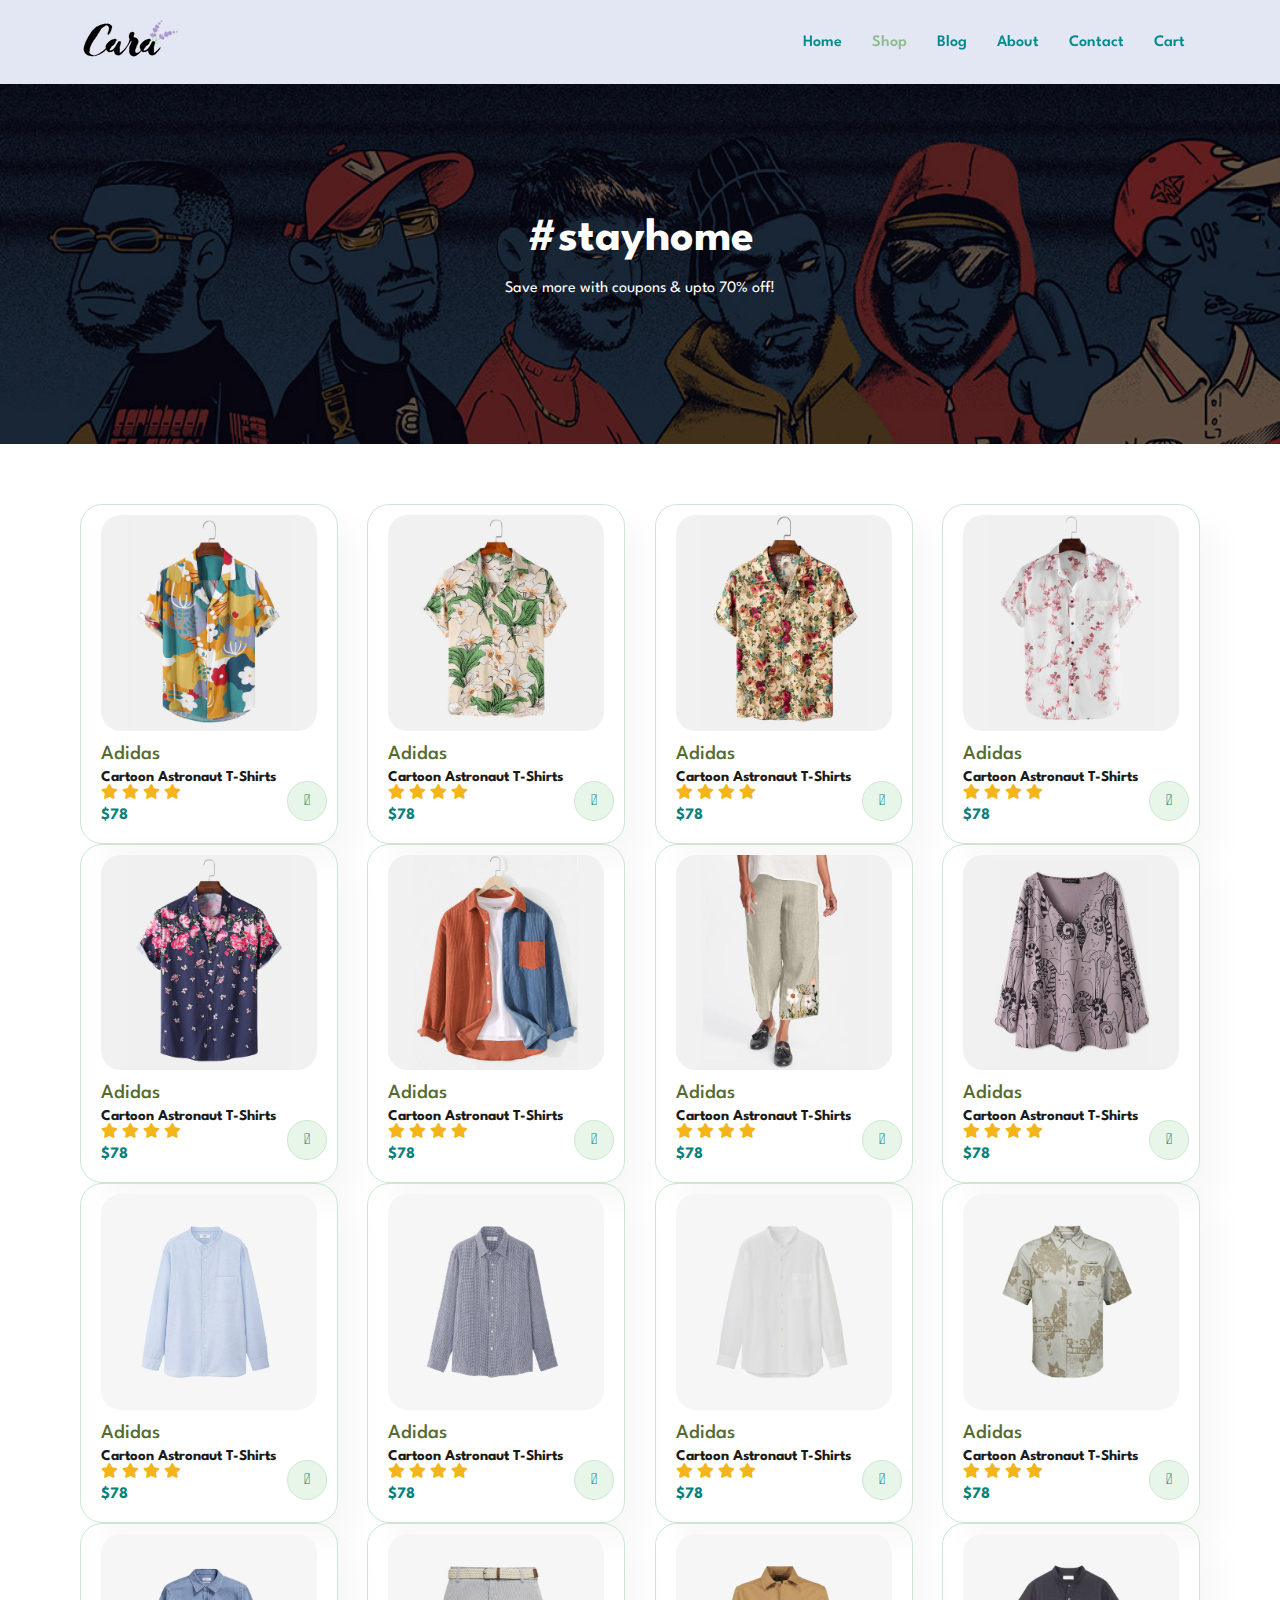
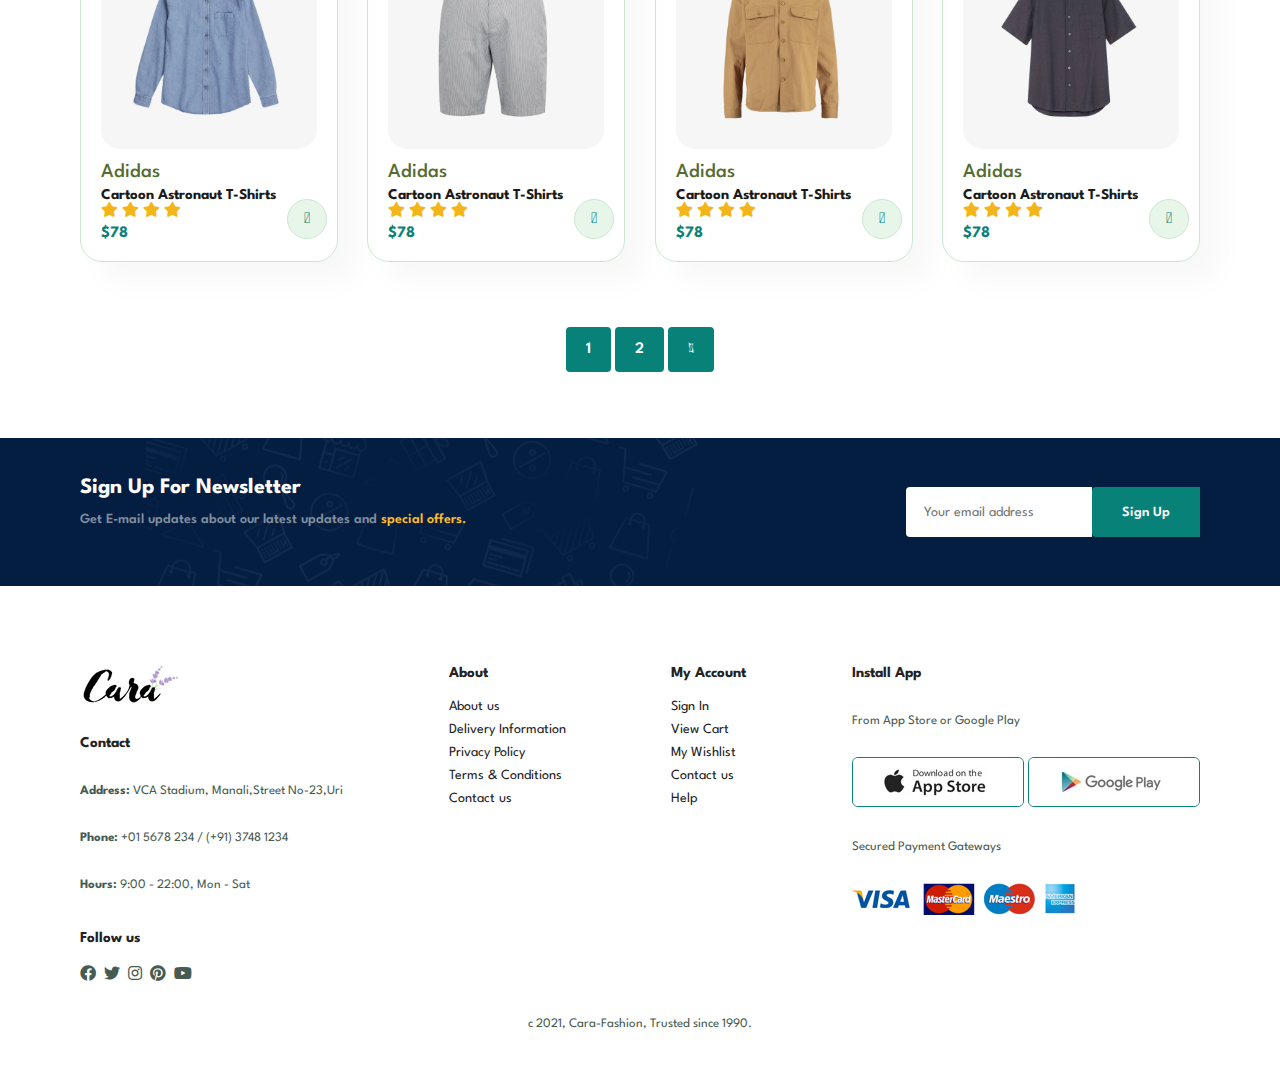
<file: shop.html>
<!DOCTYPE html>
<html lang="en">

<head>
    <meta charset="UTF-8">
    <meta http-equiv="X-UA-Compatible" content="IE=edge">
    <meta name="viewport" content="width=device-width, initial-scale=1.0">
    <title>Trend-Cloth World</title>
    <link rel="stylesheet" href="https://pro.fontawesome.com/releases/v5.10.0/css/all.css" />

    <link rel="stylesheet" href="style.css">
</head>

<body>
    <!-- <h1>Heading 1</h1>
    <h2>Heading 2</h2>
    <h3>Heading 3</h3>
    <h4>Heading 4</h4>
    <h5>Heading 5</h5>
    <h6>Heading 6</h6>

    <p>Paragraph</p> -->
    <section id="header">
        <a href="#"><img src="img/img/logo.png" class="logo" alt=""> </a>

        <div>
            <ul id="navbar">
                <li><a href="index.html">Home</a></li>
                <li><a class="active" href="shop.html">Shop</a></li>
                <li><a href="blog.html">Blog</a></li>
                <li><a href="about.html">About</a></li>
                <li><a href="contact.html">Contact</a></li>
                <li><a href="cart.html">Cart</a></li>
                <!-- <li><a href="cart.html"><i class="fa-solid fa-bag-shopping"></i></a></li> -->

            </ul>


        </div>
        <div id="mobile">
            <!-- <a href="cart.html"><i class="fa-solid fa-bag-shopping"></i></a> -->
            <a href="cart.html">Cart</a>
            <i id="bar" class="fas fa-outdent"></i>


        </div>
    </section>

    <section id="page-header">

        <h2>#stayhome</h2>

        <p>Save more with coupons & upto 70% off!</p>

    </section>

    <section id="product1" class="section-p1">

        <div class="pro-container">
            <div class="pro" onclick="window.location.href='sproduct.html'">
                <img src="img/img/products/f1.jpg" alt="">
                <div class="des">
                    <span>Adidas</span>
                    <h5>Cartoon Astronaut T-Shirts</h5>
                    <div class="star">
                        <i class="fas fa-star"></i>
                        <i class="fas fa-star"></i>
                        <i class="fas fa-star"></i>
                        <i class="fas fa-star"></i>
                    </div>
                    <h4>$78</h4>
                </div>
                <a href="#"><i class="fal fa-shopping-cart cart"></i></a>
            </div>
            <div class="pro">
                <img src="img/img/products/f2.jpg" alt="">
                <div class="des">
                    <span>Adidas</span>
                    <h5>Cartoon Astronaut T-Shirts</h5>
                    <div class="star">
                        <i class="fas fa-star"></i>
                        <i class="fas fa-star"></i>
                        <i class="fas fa-star"></i>
                        <i class="fas fa-star"></i>
                    </div>
                    <h4>$78</h4>
                </div>
                <a href="#"><i class="fal fa-shopping-cart cart"></i></a>
            </div>
            <div class="pro">
                <img src="img/img/products/f3.jpg" alt="">
                <div class="des">
                    <span>Adidas</span>
                    <h5>Cartoon Astronaut T-Shirts</h5>
                    <div class="star">
                        <i class="fas fa-star"></i>
                        <i class="fas fa-star"></i>
                        <i class="fas fa-star"></i>
                        <i class="fas fa-star"></i>
                    </div>
                    <h4>$78</h4>
                </div>
                <a href="#"><i class="fal fa-shopping-cart cart"></i></a>
            </div>
            <div class="pro">
                <img src="img/img/products/f4.jpg" alt="">
                <div class="des">
                    <span>Adidas</span>
                    <h5>Cartoon Astronaut T-Shirts</h5>
                    <div class="star">
                        <i class="fas fa-star"></i>
                        <i class="fas fa-star"></i>
                        <i class="fas fa-star"></i>
                        <i class="fas fa-star"></i>
                    </div>
                    <h4>$78</h4>
                </div>
                <a href="#"><i class="fal fa-shopping-cart cart"></i></a>
            </div>
            <div class="pro">
                <img src="img/img/products/f5.jpg" alt="">
                <div class="des">
                    <span>Adidas</span>
                    <h5>Cartoon Astronaut T-Shirts</h5>
                    <div class="star">
                        <i class="fas fa-star"></i>
                        <i class="fas fa-star"></i>
                        <i class="fas fa-star"></i>
                        <i class="fas fa-star"></i>
                    </div>
                    <h4>$78</h4>
                </div>
                <a href="#"><i class="fal fa-shopping-cart cart"></i></a>
            </div>
            <div class="pro">
                <img src="img/img/products/f6.jpg" alt="">
                <div class="des">
                    <span>Adidas</span>
                    <h5>Cartoon Astronaut T-Shirts</h5>
                    <div class="star">
                        <i class="fas fa-star"></i>
                        <i class="fas fa-star"></i>
                        <i class="fas fa-star"></i>
                        <i class="fas fa-star"></i>
                    </div>
                    <h4>$78</h4>
                </div>
                <a href="#"><i class="fal fa-shopping-cart cart"></i></a>
            </div>
            <div class="pro">
                <img src="img/img/products/f7.jpg" alt="">
                <div class="des">
                    <span>Adidas</span>
                    <h5>Cartoon Astronaut T-Shirts</h5>
                    <div class="star">
                        <i class="fas fa-star"></i>
                        <i class="fas fa-star"></i>
                        <i class="fas fa-star"></i>
                        <i class="fas fa-star"></i>
                    </div>
                    <h4>$78</h4>
                </div>
                <a href="#"><i class="fal fa-shopping-cart cart"></i></a>
            </div>
            <div class="pro">
                <img src="img/img/products/f8.jpg" alt="">
                <div class="des">
                    <span>Adidas</span>
                    <h5>Cartoon Astronaut T-Shirts</h5>
                    <div class="star">
                        <i class="fas fa-star"></i>
                        <i class="fas fa-star"></i>
                        <i class="fas fa-star"></i>
                        <i class="fas fa-star"></i>
                    </div>
                    <h4>$78</h4>
                </div>
                <a href="#"><i class="fal fa-shopping-cart cart"></i></a>
            </div>

            <div class="pro">
                <img src="img/img/products/n1.jpg" alt="">
                <div class="des">
                    <span>Adidas</span>
                    <h5>Cartoon Astronaut T-Shirts</h5>
                    <div class="star">
                        <i class="fas fa-star"></i>
                        <i class="fas fa-star"></i>
                        <i class="fas fa-star"></i>
                        <i class="fas fa-star"></i>
                    </div>
                    <h4>$78</h4>
                </div>
                <a href="#"><i class="fal fa-shopping-cart cart"></i></a>
            </div>
            <div class="pro">
                <img src="img/img/products/n2.jpg" alt="">
                <div class="des">
                    <span>Adidas</span>
                    <h5>Cartoon Astronaut T-Shirts</h5>
                    <div class="star">
                        <i class="fas fa-star"></i>
                        <i class="fas fa-star"></i>
                        <i class="fas fa-star"></i>
                        <i class="fas fa-star"></i>
                    </div>
                    <h4>$78</h4>
                </div>
                <a href="#"><i class="fal fa-shopping-cart cart"></i></a>
            </div>
            <div class="pro">
                <img src="img/img/products/n3.jpg" alt="">
                <div class="des">
                    <span>Adidas</span>
                    <h5>Cartoon Astronaut T-Shirts</h5>
                    <div class="star">
                        <i class="fas fa-star"></i>
                        <i class="fas fa-star"></i>
                        <i class="fas fa-star"></i>
                        <i class="fas fa-star"></i>
                    </div>
                    <h4>$78</h4>
                </div>
                <a href="#"><i class="fal fa-shopping-cart cart"></i></a>
            </div>
            <div class="pro">
                <img src="img/img/products/n4.jpg" alt="">
                <div class="des">
                    <span>Adidas</span>
                    <h5>Cartoon Astronaut T-Shirts</h5>
                    <div class="star">
                        <i class="fas fa-star"></i>
                        <i class="fas fa-star"></i>
                        <i class="fas fa-star"></i>
                        <i class="fas fa-star"></i>
                    </div>
                    <h4>$78</h4>
                </div>
                <a href="#"><i class="fal fa-shopping-cart cart"></i></a>
            </div>
            <div class="pro">
                <img src="img/img/products/n5.jpg" alt="">
                <div class="des">
                    <span>Adidas</span>
                    <h5>Cartoon Astronaut T-Shirts</h5>
                    <div class="star">
                        <i class="fas fa-star"></i>
                        <i class="fas fa-star"></i>
                        <i class="fas fa-star"></i>
                        <i class="fas fa-star"></i>
                    </div>
                    <h4>$78</h4>
                </div>
                <a href="#"><i class="fal fa-shopping-cart cart"></i></a>
            </div>
            <div class="pro">
                <img src="img/img/products/n6.jpg" alt="">
                <div class="des">
                    <span>Adidas</span>
                    <h5>Cartoon Astronaut T-Shirts</h5>
                    <div class="star">
                        <i class="fas fa-star"></i>
                        <i class="fas fa-star"></i>
                        <i class="fas fa-star"></i>
                        <i class="fas fa-star"></i>
                    </div>
                    <h4>$78</h4>
                </div>
                <a href="#"><i class="fal fa-shopping-cart cart"></i></a>
            </div>
            <div class="pro">
                <img src="img/img/products/n7.jpg" alt="">
                <div class="des">
                    <span>Adidas</span>
                    <h5>Cartoon Astronaut T-Shirts</h5>
                    <div class="star">
                        <i class="fas fa-star"></i>
                        <i class="fas fa-star"></i>
                        <i class="fas fa-star"></i>
                        <i class="fas fa-star"></i>
                    </div>
                    <h4>$78</h4>
                </div>
                <a href="#"><i class="fal fa-shopping-cart cart"></i></a>
            </div>
            <div class="pro">
                <img src="img/img/products/n8.jpg" alt="">
                <div class="des">
                    <span>Adidas</span>
                    <h5>Cartoon Astronaut T-Shirts</h5>
                    <div class="star">
                        <i class="fas fa-star"></i>
                        <i class="fas fa-star"></i>
                        <i class="fas fa-star"></i>
                        <i class="fas fa-star"></i>
                    </div>
                    <h4>$78</h4>
                </div>
                <a href="#"><i class="fal fa-shopping-cart cart"></i></a>
            </div>
        </div>
    </section>

    <section id="pagination" class="section-p1">
        <a href="#">1</a>
        <a href="#">2</a>
        <a href="#"><i class="fal fa-long-arrow-alt-right"></i></a>
    </section>





    <section id="newsletter" class="section-p1 section-m1">
        <div class="newstext">
            <h4>Sign Up For Newsletter</h4>
            <p>Get E-mail updates about our latest updates and <span>special offers.</span></p>

        </div>
        <div class="form">
            <input type="text" placeholder="Your email address">
            <button class="normal">Sign Up</button>
        </div>
    </section>

    <footer class="section-p1">
        <div class="col">
            <img class="logo" src="img/img/logo.png" alt="">
            <h4>Contact</h4>
            <p><strong>Address:</strong> VCA Stadium, Manali,Street No-23,Uri</p>
            <p><strong>Phone:</strong> +01 5678 234 / (+91) 3748 1234</p>
            <p><strong>Hours:</strong> 9:00 - 22:00, Mon - Sat</p>
            <div class="follow">
                <h4>Follow us</h4>
                <div class="icon">
                    <i class="fab fa-facebook "></i>
                    <i class="fab fa-twitter "></i>
                    <i class="fab fa-instagram "></i>
                    <i class="fab fa-pinterest "></i>
                    <i class="fab fa-youtube "></i>
                </div>
            </div>
        </div>

        <div class="col">
            <h4>About</h4>
            <a href="#">About us</a>
            <a href="#">Delivery Information</a>
            <a href="#">Privacy Policy</a>
            <a href="#">Terms & Conditions</a>
            <a href="#">Contact us</a>
        </div>

        <div class="col">
            <h4>My Account</h4>
            <a href="#">Sign In</a>
            <a href="#">View Cart</a>
            <a href="#">My Wishlist</a>
            <a href="#">Contact us</a>
            <a href="#">Help</a>
        </div>

        <div class="col install">
            <h4>Install App</h4>
            <p>From App Store or Google Play</p>
            <div class="row">
                <img src="img/img/pay/app.jpg" alt="">
                <img src="img/img/pay/play.jpg" alt="">

            </div>
            <p>Secured Payment Gateways </p>
            <img src="img/img/pay/pay.png" alt="">
        </div>

        <div class="copyright">
            <p>c 2021, Cara-Fashion, Trusted since 1990.</p>
        </div>




    </footer>







    <script src="script.js"></script>

</body>

</html>
</file>
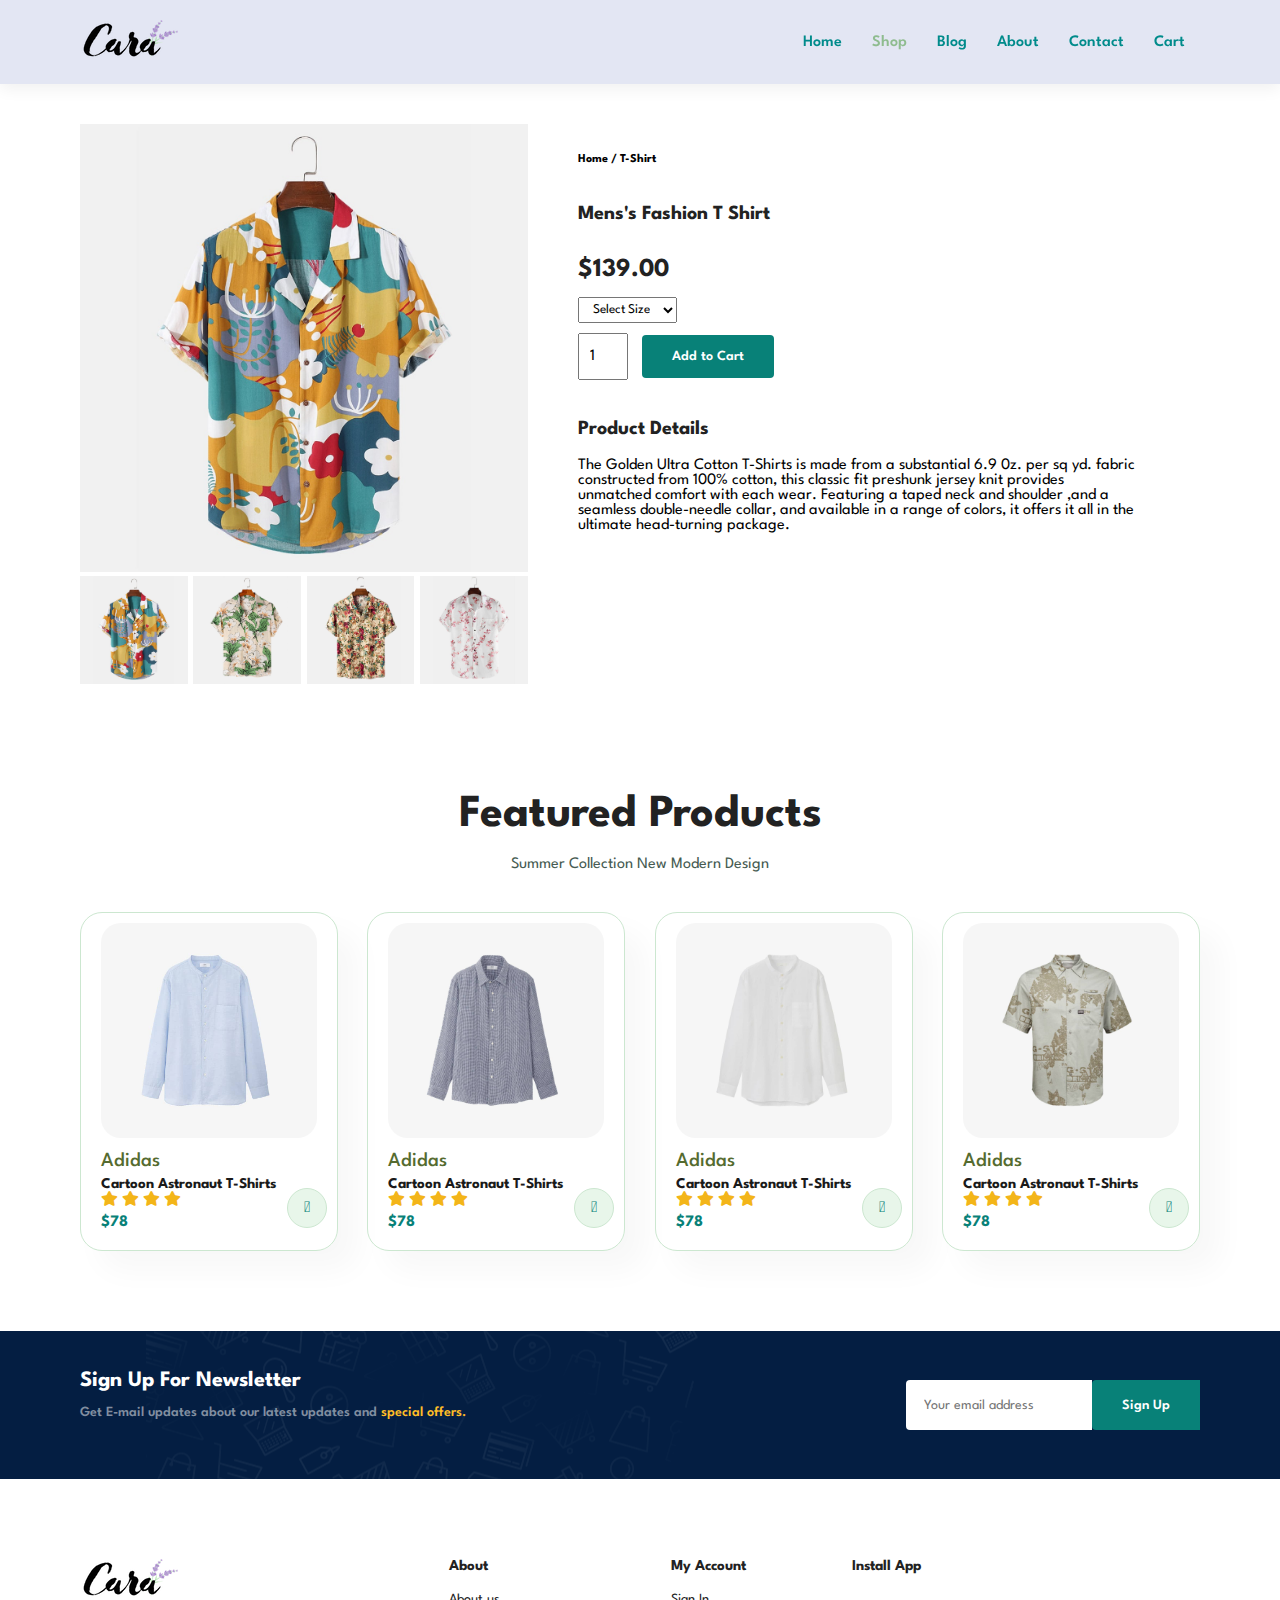
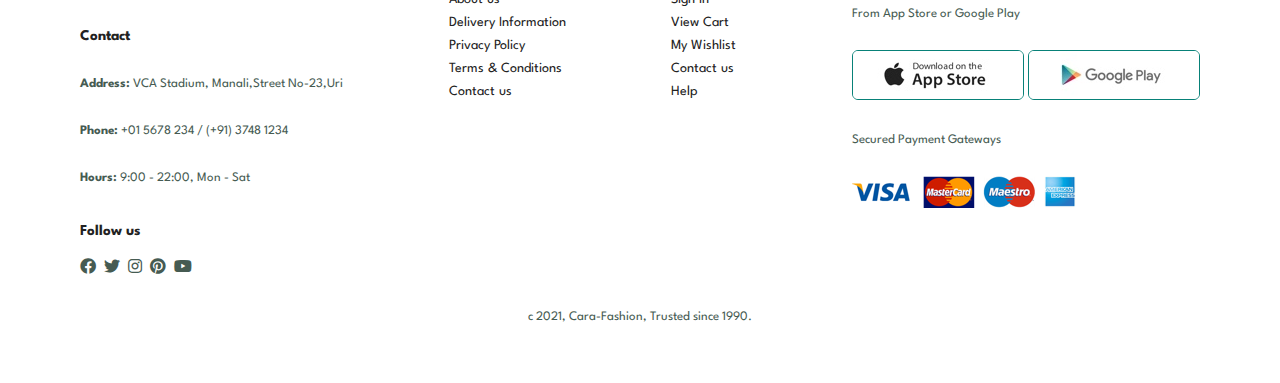
<file: sproduct.html>
<!DOCTYPE html>
<html lang="en">

<head>
    <meta charset="UTF-8">
    <meta http-equiv="X-UA-Compatible" content="IE=edge">
    <meta name="viewport" content="width=device-width, initial-scale=1.0">
    <title>Trend-Cloth World</title>
    <link rel="stylesheet" href="https://pro.fontawesome.com/releases/v5.10.0/css/all.css" />

    <link rel="stylesheet" href="style.css">
</head>

<body>
    <!-- <h1>Heading 1</h1>
    <h2>Heading 2</h2>
    <h3>Heading 3</h3>
    <h4>Heading 4</h4>
    <h5>Heading 5</h5>
    <h6>Heading 6</h6>

    <p>Paragraph</p> -->
    <section id="header">
        <a href="#"><img src="img/img/logo.png" class="logo" alt=""> </a>

        <div>
            <ul id="navbar">
                <li><a href="index.html">Home</a></li>
                <li><a class="active" href="shop.html">Shop</a></li>
                <li><a href="blog.html">Blog</a></li>
                <li><a href="about.html">About</a></li>
                <li><a href="contact.html">Contact</a></li>
                <li><a href="cart.html">Cart</a></li>
                <!-- <li><a href="cart.html"><i class="fa-solid fa-bag-shopping"></i></a></li> -->

            </ul>


        </div>
        <div id="mobile">
            <!-- <a href="cart.html"><i class="fa-solid fa-bag-shopping"></i></a> -->
            <a href="cart.html">Cart</a>
            <i id="bar" class="fas fa-outdent"></i>


        </div>
    </section>

    <section id="prodetails" class="section-p1">
        <div class="single-pro-image">
            <img src="img/img/products/f1.jpg" width="100%" id="MainImg" alt="">

            <div class="small-img-group">
                <div class="small-img-col">
                    <img src="img/img/products/f1.jpg" width="100%" class="small-img" alt="">
                </div>
                <div class="small-img-col">
                    <img src="img/img/products/f2.jpg" width="100%" class="small-img" alt="">
                </div>
                <div class="small-img-col">
                    <img src="img/img/products/f3.jpg" width="100%" class="small-img" alt="">
                </div>
                <div class="small-img-col">
                    <img src="img/img/products/f4.jpg" width="100%" class="small-img" alt="">
                </div>


            </div>
        </div>

        <div class="single-pro-details">
            <h6>Home / T-Shirt</h6>
            <h4>Mens's Fashion T Shirt</h4>
            <h2>$139.00</h2>
            <select>
                <option>Select Size</option>
                <option>XL</option>
                <option>XXL</option>
                <option>Large</option>
                <option>Small</option>

            </select>
            <input type="number" value="1">
            <button class="normal">Add to Cart</button>
            <h4>Product Details</h4>
            <span>The Golden Ultra Cotton T-Shirts is made from a substantial 6.9 0z. per sq
                yd. fabric constructed from 100% cotton, this classic fit preshunk
                jersey knit provides unmatched comfort with each wear. Featuring a taped neck
                and shoulder ,and a seamless double-needle collar, and available in a range
                of colors, it offers it all in the ultimate head-turning package.
            </span>

        </div>
    </section>

    <section id="product1" class="section-p1">
        <h2>Featured Products</h2>
        <p>Summer Collection New Modern Design</p>
        <div class="pro-container">
            <div class="pro">
                <img src="img/img/products/n1.jpg" alt="">
                <div class="des">
                    <span>Adidas</span>
                    <h5>Cartoon Astronaut T-Shirts</h5>
                    <div class="star">
                        <i class="fas fa-star"></i>
                        <i class="fas fa-star"></i>
                        <i class="fas fa-star"></i>
                        <i class="fas fa-star"></i>
                    </div>
                    <h4>$78</h4>
                </div>
                <a href="#"><i class="fal fa-shopping-cart cart"></i></a>
            </div>
            <div class="pro">
                <img src="img/img/products/n2.jpg" alt="">
                <div class="des">
                    <span>Adidas</span>
                    <h5>Cartoon Astronaut T-Shirts</h5>
                    <div class="star">
                        <i class="fas fa-star"></i>
                        <i class="fas fa-star"></i>
                        <i class="fas fa-star"></i>
                        <i class="fas fa-star"></i>
                    </div>
                    <h4>$78</h4>
                </div>
                <a href="#"><i class="fal fa-shopping-cart cart"></i></a>
            </div>
            <div class="pro">
                <img src="img/img/products/n3.jpg" alt="">
                <div class="des">
                    <span>Adidas</span>
                    <h5>Cartoon Astronaut T-Shirts</h5>
                    <div class="star">
                        <i class="fas fa-star"></i>
                        <i class="fas fa-star"></i>
                        <i class="fas fa-star"></i>
                        <i class="fas fa-star"></i>
                    </div>
                    <h4>$78</h4>
                </div>
                <a href="#"><i class="fal fa-shopping-cart cart"></i></a>
            </div>
            <div class="pro">
                <img src="img/img/products/n4.jpg" alt="">
                <div class="des">
                    <span>Adidas</span>
                    <h5>Cartoon Astronaut T-Shirts</h5>
                    <div class="star">
                        <i class="fas fa-star"></i>
                        <i class="fas fa-star"></i>
                        <i class="fas fa-star"></i>
                        <i class="fas fa-star"></i>
                    </div>
                    <h4>$78</h4>
                </div>
                <a href="#"><i class="fal fa-shopping-cart cart"></i></a>
            </div>

        </div>
    </section>

    <section id="newsletter" class="section-p1 section-m1">
        <div class="newstext">
            <h4>Sign Up For Newsletter</h4>
            <p>Get E-mail updates about our latest updates and <span>special offers.</span></p>

        </div>
        <div class="form">
            <input type="text" placeholder="Your email address">
            <button class="normal">Sign Up</button>
        </div>
    </section>

    <footer class="section-p1">
        <div class="col">
            <img class="logo" src="img/img/logo.png" alt="">
            <h4>Contact</h4>
            <p><strong>Address:</strong> VCA Stadium, Manali,Street No-23,Uri</p>
            <p><strong>Phone:</strong> +01 5678 234 / (+91) 3748 1234</p>
            <p><strong>Hours:</strong> 9:00 - 22:00, Mon - Sat</p>
            <div class="follow">
                <h4>Follow us</h4>
                <div class="icon">
                    <i class="fab fa-facebook "></i>
                    <i class="fab fa-twitter "></i>
                    <i class="fab fa-instagram "></i>
                    <i class="fab fa-pinterest "></i>
                    <i class="fab fa-youtube "></i>
                </div>
            </div>
        </div>

        <div class="col">
            <h4>About</h4>
            <a href="#">About us</a>
            <a href="#">Delivery Information</a>
            <a href="#">Privacy Policy</a>
            <a href="#">Terms & Conditions</a>
            <a href="#">Contact us</a>
        </div>

        <div class="col">
            <h4>My Account</h4>
            <a href="#">Sign In</a>
            <a href="#">View Cart</a>
            <a href="#">My Wishlist</a>
            <a href="#">Contact us</a>
            <a href="#">Help</a>
        </div>

        <div class="col install">
            <h4>Install App</h4>
            <p>From App Store or Google Play</p>
            <div class="row">
                <img src="img/img/pay/app.jpg" alt="">
                <img src="img/img/pay/play.jpg" alt="">

            </div>
            <p>Secured Payment Gateways </p>
            <img src="img/img/pay/pay.png" alt="">
        </div>

        <div class="copyright">
            <p>c 2021, Cara-Fashion, Trusted since 1990.</p>
        </div>




    </footer>

    <script>
        var MainImg = document.getElementById("MainImg");
        var smallimg = document.getElementsByClassName("small-img");

        smallimg[0].onclick = function () {
            MainImg.src = smallimg[0].src;
        }
        smallimg[1].onclick = function () {
            MainImg.src = smallimg[1].src;
        }
        smallimg[2].onclick = function () {
            MainImg.src = smallimg[2].src;
        }
        smallimg[3].onclick = function () {
            MainImg.src = smallimg[3].src;
        }

    </script>





    <script src="script.js"></script>

</body>

</html>
</file>
<file: style.css>
@import url('https://fonts.googleapis.com/css2?family=Spartan:wght@100;200;300;400;500;600;700;800;900&display=swap');

*{
    margin: 0;
    padding: 0;
    box-sizing: border-box;
    font-family: 'Spartan', sans-serif;

}

h1 {
    font-size: 50px;
    line-height: 64px;
    color: #222;

}

h2 {
    font-size: 46px;
    line-height: 54px;
    color: #222;
    
}

h4 {
    font-size: 20px;
    /* line-height: 64px; */
    color: #222;
    
}

h6 {
    font-size: 12px;
    /* line-height: 64px;
    color: #222; */
    font-weight: 700;
    
}

p {
    font-size: 16px;
    /* line-height: 64px; */
    color: #465b52;
    margin: 15px 0  20px 0;
    
}

.section-p1 {
    padding: 40px 80px;
}

.section-m1 {
    margin: 40px 0;
}

button.normal {
    font-size: 14px;
    font-weight: 600;
    padding: 15px 30px;
    color: #000;
    background-color: #fff;
    border-radius: 4px;
    cursor: pointer;
    border: none;
    outline: none;
    transition: 0.2s ease;
}

button.white {
    font-size: 14px;
    font-weight: 600;
    padding: 15px 30px;
    color: #fff;
    background-color:transparent;
    border-radius: 4px;
    cursor: pointer;
    border: 1px solid #fff;
    outline: none;
    transition: 0.2s ease;
}

body {
    width: 100%;
}


#header {
    display: flex;
    align-items: center;
    justify-content: space-between;
    padding: 20px 80px;
    background: #e3e6f3;
    box-shadow: 0 5px 15px rgba(0, 0, 0, 0.06);
    z-index: 999;
    position: sticky;
    top: 0;
    left: 0;
}

#navbar {
    display: flex;
    align-items: center;
    justify-content: center;

}

#navbar li {
    list-style: none;
    padding: 0 15px;
    position: relative ;
}

#navbar li a {
    text-decoration: none;
    font-size: 16px;
    font-weight: 580;
    color: darkcyan;
    transition: 0.3s ease;
}
#navbar li a:hover,
#navbar li a.active {
    color: darkseagreen;
}

#navbar li a.active::after,
#navbar li a:hover::after {
    content: " ";
    width: 30%;
    height: 2px;
    color: darkseagreen;
    position: absolute;
    bottom: -4px;
    left: 20px;
     
}

#mobile {
    display: none;
    align-items: center;
}

#hero {
    background-image: url("img/img/hero4.png");
    height: 90vh;
    width: 100%;
    background-size: cover ;
    background-position: top 25% right 0;
    padding: 10px 80px;
    display: flex;
    flex-direction: column;
    align-items: flex-start;
    justify-content: center;


}

#hero h4 {
    padding-bottom: 15px ;
}

#hero h1 {
    /* padding-bottom: 15px ; */
    color: #088178;

}

#hero button {
    background-image: url("img/img/button.png");
    background-color: transparent;
    color: #088178;
    border: 0;
    padding: 14px 80px 14px 65px;
    background-repeat: no-repeat;
    cursor: pointer;
    font-size: 16px;
    font-weight: 700;
}

#feature .fe-box {
    width: 180px;
    text-align: center;
    padding: 25px 15px;
    box-shadow: 20px 20px 34px rgba(0, 0, 0, 0.03);
    border: 1px solid #cce7d0;
    border-radius: 10px;
    margin: 10px 0 0;
    
}

#feature {
    display: flex;
    align-items: center;
    justify-content: space-between;
    flex-wrap: wrap;
}

#feature .fe-box:hover {
    box-shadow: 10px 10px 60px rgba(70, 62, 221, 0.13);

}

#feature .fe-box img {
    width: 100%;
    margin-bottom: 10px;
}

#feature .fe-box h6 {
    display: inline-block;
    padding: 5px 5px 4px 6px;
    line-height: 1;
    color: #088178;
    border-radius: 2px;
    background-color: antiquewhite;

}

#feature .fe-box:nth-child(2) h6 {
    background-color: #cdebbc;
}

#feature .fe-box:nth-child(3) h6 {
    background-color: #d1e8f2;
}
#feature .fe-box:nth-child(4) h6 {
    background-color: #cdd4f8;
}
#feature .fe-box:nth-child(5) h6 {
    background-color: #f6dbf6;
}
#feature .fe-box:nth-child(6) h6 {
    background-color: #fff2e5;
}

#product1 {
    text-align: center;
}

#product1 .pro-container {
    display: flex;
    justify-content: space-between;
    padding-top: 20px;
    flex-wrap: wrap;
}

#product1 .pro {
    width: 23%;
    min-width: 240px;
    padding: 10px 20px;
    border: 1px solid #cce7d0;
    border-radius: 22px;
    box-shadow: 20px 20px 30px rgba(0, 0, 0, 0.03);
    cursor: pointer;
    transition: 0.2s ease;
    position: relative;

}

#product1 .pro:hover {
    box-shadow: 20px 20px 30px rgba(0, 0, 0, 0.08);

}


#product1 .pro img {
    width: 100%;
    border-radius: 20px;
}

#product1 .pro .des {
    text-align: start;
    padding:10px 0 ;

}

#product1 .pro .des span {
    color: darkolivegreen;
    font-size: 20px;
    font-weight: 500;
    padding: 10px 0 ;
}

#product1 .pro .des h5 {
    padding-top: 7px;
    color: #1a1a1a;
    font-size: 15px ;
}

#product1 .pro .des i {
    font-size: 15px;
    color: rgb(243, 181, 25);
}

#product1 .pro .des h4 {
    padding-top: 7px;
    font-size: 16px;
    font-weight: 700;
    color:#088178 ;

}

#product1 .pro .cart {
    width: 40px;
    height: 40px;
    line-height: 40px;
    border-radius: 50px;
    background-color: #e8f6ea;
    font-weight: 500;
    color: #088178;
    border: 1px solid #cce7d0;
    position: absolute;
    bottom: 22px;
    right:10px;

}

#banner {
    display: flex;
    flex-direction: column;
    justify-content: center;
    align-items: center;
    background-image: url("img/img/banner/b2.jpg");
    width: 100%;
    height: 40vh;
    background-size: cover;
    background-position: center;

}

#banner h4 {
    color: #eff;
    font-size: 19px;
}

#banner h2 {
    color: #eff;
    font-size: 30px;
    padding: 10px 0;
}

#banner h2 span {
    color: #ef3636;
    /* font-size: 30px;
    padding: 10px 0; */
}

#banner button:hover {
    background: #088178;
    color: #fff;
}

#sm-banner {
    display:flex ;
    justify-content: space-between;
    flex-wrap: wrap;
}

#sm-banner .banner-box {
    display: flex;
    flex-direction: column;
    justify-content: center;
    align-items: center;
    background-image: url("img/img/banner/b17.jpg");
    min-width: 580px;
    height: 50vh;
    background-size: cover;
    background-position: center;
    padding: 30px;

}

#sm-banner .banner-box2 {
    background-image: url("img/img/banner/b10.jpg");
}

#sm-banner h4{
    color: rgb(235, 235, 247);
    font-size: 20px;
    font-weight: 300;
}

#sm-banner h2{
    color:#fff;
    font-size: 30px;
    font-weight: 800;
}

#sm-banner span {
    color:#fff;
    font-size: 15px;
    font-weight: 500;
    padding-bottom: 20px;
}

#sm-banner .banner-box:hover button {
    background: #088178;
    border: 1px solid #088178
}

#banner-3 {
    display: flex;
    justify-content: space-between;
    flex-wrap: wrap;
    padding: 0 80px;
    
}
#banner-3 .banner-box {
    display: flex;
    flex-direction: column;
    justify-content: center;
    align-items: center;
    background-image: url("img/img/banner/b7.jpg");
    min-width: 30%;
    height: 30vh;
    background-size: cover;
    background-position: center;
    padding: 20px;
    margin-bottom: 20px;
    border-radius: 5px;

}

#banner-3 .banner-box2 {
    background-image: url("img/img/banner/b4.jpg");
}

#banner-3 .banner-box3 {
    background-image: url("img/img/banner/b18.jpg");
}

#banner-3 h4 {
    color: #fff;
    font-size: 22px;
    font-weight: 900;

}

#banner-3 h3 {
    color: #ec544e;
    font-size: 17px;
    font-weight: 800;
    padding-top: 18px;


}


#newsletter {
    display: flex;
    justify-content: space-between;
    flex-wrap: wrap;
    align-items: center;
    background-image: url("img/img/banner/b14.png");
    background-repeat: no-repeat;
    background-position: 20% 30%;
    background-color: #041e42;
}

#newsletter h4 {
    color: #fff;
    font-size: 22px;
    font-weight: 700;
}

#newsletter p {
    color: #818ea0;
    font-size: 14px;
    font-weight: 600;
}

#newsletter p span {
    color: #ffbd27;
    
}

#newsletter .form {
    display: flex;
}

#newsletter input {
    height: 3.12rem;
    padding: 0 1.23em;
    font-size: 14px;
    border: 1px solid transparent;
    width: 100%;
    border-radius: 4px;
    outline: none;
    border-top-right-radius: 0;
    border-bottom-right-radius: 0;
}

#newsletter button {
    background-color: #088178;
    color: #fff;
    white-space: nowrap;
    border-top-right-radius: 0;
    border-bottom-right-radius: 0;

}

footer {
    display: flex;
    flex-wrap: wrap;
    justify-content: space-between;

}

footer .col {
    display: flex;
    flex-direction: column;
    align-items: flex-start;
    margin-bottom: 20px;
    

}

footer .logo {
    margin-bottom: 30px;

}

footer h4{
    font-size: 15px;
    padding-bottom: 20px;
}

footer p {
    font-size: 13px;
    padding-bottom: 0 0 8px 0;
}

footer a {
    font-size: 14px;
    text-decoration: none;
    margin-bottom: 10px;
    color:#222 ;

}

footer .follow {
    margin-top: 20px;
}

footer .follow i {
    padding-right: 4px;
    color: #465b52;
    cursor: pointer;
}

footer .install .row img{
    border: 1px solid #088178;
    border-radius: 6px;
}


footer .install img{
    margin: 10px 0 15px 0;
}

footer .follow i:hover,
footer a:hover {
    color: #088178;

}

footer .copyright {
    width: 100%;
    text-align: center;
}

/* Shop page */
#page-header {
    background-image: url("img/img/banner/b1.jpg");
    width: 100%;
    height: 40vh;
    background-size: cover;
    display: flex;
    justify-content: center;
    text-align: center;
    flex-direction: column;
    padding: 14px;
}

#page-header h2,
#page-header p{
    color: #ffff;
}

#pagination {
    text-align: center;
}

#pagination a{
    text-decoration: none;
    background-color: #088178;
    padding: 15px 20px;
    border-radius: 4px;
    color: #fff;
    font-weight: 600;
}

#pagination a i{
    font-size: 16px;
    font-weight: 600;
}


/* Single Product */

#prodetails {
    display: flex;
    margin-bottom: 20px;
}

#prodetails .single-pro-image {
    width: 40%;
    margin-right: 50px;
}

.small-img-group {
    display: flex;
    justify-content: space-between;
}

.small-img-col {
    flex-basis: 24%;
    cursor: pointer;
}

#prodetails .single-pro-details {
    width: 50%;
    padding-top: 30px;
}

#prodetails .single-pro-details h4{
    padding: 40px 0 20px 0;

}

#prodetails .single-pro-details h2{
    font-size: 26px;
    
}

#prodetails .single-pro-details select{
    display:block ;
    padding: 5px 10px;
    margin-bottom: 10px;

}

#prodetails .single-pro-details input {
    width: 50px;
    height: 47px;
    padding-left: 10px;
    font-size: 16px;
    margin-right: 10px;
}

#prodetails .single-pro-details button{
    background: #088178;
    color: #fff;
}


prodetails .single-pro-details input:focus {
    outline: none;
}

prodetails .single-pro-details span{
    line-height: 25px;
}

/*Blog Page*/

#page-header.blogs-header{
    background-image: url("img/img/banner/b19.jpg");
}

#blog {
    padding:150px 150px 0 150px ;
}

#blog .blog-box {
    display: flex;
    align-items: center;
    width: 100%;
    position: relative;
    padding-bottom: 90px;
}

#blog .blog-img {
    width: 50%;
    margin-right: 40px;
}

#blog img{
    width: 100%;
    height: 300px;
    object-fit: cover;
}

#blog .blog-details {
    width: 50%;
    
}

#blog .blog-details a{
    text-decoration: none;
    font-size: 11px;
    color: #000;
    font-weight: 700;
    position: relative;
}

#blog .blog-details a::after{
    content: "";
    width: 50px;
    height: 1px;
    background-color: #000;
    position: absolute;
    top: 4px;
    right: -60px;
}

#blog .blog-details a:hover{
    color:#088178 ;
    transition: 0.3s;
}

#blog .blog-details a:hover::after{
    background-color: #088178;
}

#blog .blog-box h1{
    position: absolute;
    top: -40px;
    left: 0;
    font-size: 70px;
    font-weight: 700;
    color: #c9cbce;
    z-index: -9;
}

/* About Page */
#page-header.about-header {
    background-image:url("img/img/about/banner.png") ;
}

#about-head {
    display: flex;
    align-items: center;
}

#about-head img{
    width: 50%;
    height: auto;
}

#about-head div {
    padding-left: 40px;
}

#about-app {
    text-align: center;
}

#about-app .video {
    width: 70%;
    height: 100%;
    margin: 30px auto 0 auto;
}

#about-app .video video{
    width: 100%;
    height: 100%;
    border-radius: 20px;
}

/*Contact Page*/
  
#contact-details {
    display: flex;
    align-items: center;
    justify-content: space-between;
}

#contact-detail .details {
    width: 40%;
}

#contact-details .details span,
#form-details form span{
    font-size: 12px;

}

#contact-details .details h2,
#form-details form h2{
    font-size: 26px;
    line-height: 35px;
    padding: 20px 0;
    
}

#contact-details .details h3{
    font-size: 16px;
    padding-bottom: 16px;
    
}

#contact-details .details li{
    list-style: none;
    display: flex;
    padding: 10px 0;
}

#contact-details .details li i{
    font-size: 14px;
    padding-right: 22px;

}

#contact-details .details li p{
    margin: 0;
    font-size: 14px;
}

#contact-details .map{
    width: 55%;
    height:400px ;
}

#contact-details .map iframe{
    width: 100%;
    height:100%;
}

#form-details {
    display: flex;
    justify-content: space-between;
    margin: 30px;
    padding: 80px;
    border: 1px solid #e1e1e1;
}

#form-details form{
    width: 65%;
    display: flex;
    flex-direction: column;
    align-items: flex-start;
}

#form-details form input,
#form-details form textarea{
    width: 100%;
    padding: 12px 15px;
    outline: none;
    margin-bottom: 20px;
    border: 1px solid #e1e1e1;
}

#form-details form button{
    background-color: #088178;
    color: #fff;
}

#form-details .people div{
    padding-bottom: 25px;
    display: flex;
    align-items: flex-start;
}

#form-details .people div img{
    width: 65px;
    height: 65px;
    object-fit: cover;
    margin-right: 15px;
}


#form-details .people div p{
    margin: 0;
    font-size: 13px;
    line-height: 25px;
}

#form-details .people div p span{
    display: block;
    font-size: 16px;
    font-weight: 600;
    color: #000;
}

/*Cart Page*/

#cart table{
    width: 100%;
    border-collapse: collapse;
    table-layout: fixed;
    white-space: nowrap;
}

#cart table img{
    width: 70px;
}

#cart table td:nth-child(1){
    width: 100px;
    text-align: center;
}
#cart table td:nth-child(2){
    width: 150px;
    text-align: center;
}

#cart table td:nth-child(3){
    width: 250px;
    text-align: center;
}
#cart table td:nth-child(4),
#cart table td:nth-child(5),
#cart table td:nth-child(6){
    width: 150px;
    text-align: center;
}

#cart table td:nth-child(5) input{
    width: 70px;
    padding: 10px 5px 10px 15px;
}

#cart table thead{
    border: 1px solid #e2e9e1;
    border-left: none;
    border-right: none;
}

#cart table thead td{
    font-weight: 700;
    text-transform: uppercase;
    font-size: 13px;
    padding: 18px 0;
}

#cart table tbody tr td{
    padding-top: 15px;
}

#cart table tbody td{
    font-size: 13px;
}

#cart-add {
    display: flex;
    flex-wrap: wrap;
    justify-content: space-between;
}

#coupon {
    width: 50%;
    margin-bottom: 30px;
}

#coupon h3,
#subtotal h3{
    padding-bottom: 15px;
}

#coupon input{
    padding: 10px 20px;
    outline: none;
    width:60% ;
    margin-right: 10px;
    border: 1px solid #e2e9e1 ;
}

#coupon button,
#subtotal button{
    background-color: #088178;
    color: #fff;
    padding: 12px 20px;
}

#subtotal{
    width: 50%;
    margin-bottom: 30px;
    border: 1px solid #e2e9e1;
    padding: 30px;
}

#subtotal table{
    border-collapse: collapse;
    width: 100%;
    margin-bottom: 20px;
}

#subtotal table td{
    width: 50%;
    border: 1px solid #e2e9e1;
    padding: 10px;
    font-size: 13px;
}
/* Making the site Responsive */

@media (max-width:799px) {
    #navbar {
        display: flex;
        flex-direction: column;
        align-items:flex-start;
        justify-content: flex-start;
        position: fixed;
        top: 0;
        right: -300px;
        height: 100vh;
        width: 300px;
        background-color: #e3e6f3;
        box-shadow: 0 40px 60px rgba(0, 0, 0, 0.1);
        padding: 80px 0 0 10px;

    }

    #navbar .active {
        right: 0px;

    }
    #navbar li {
        margin-bottom: 25px;

    }

    #mobile {
        display: flex;
        align-items: center;
    }
    #mobile  i{
        color: #1a1a1a ;
        font-size: 24px;
        padding-left: 20px;
    }
}
</file>
